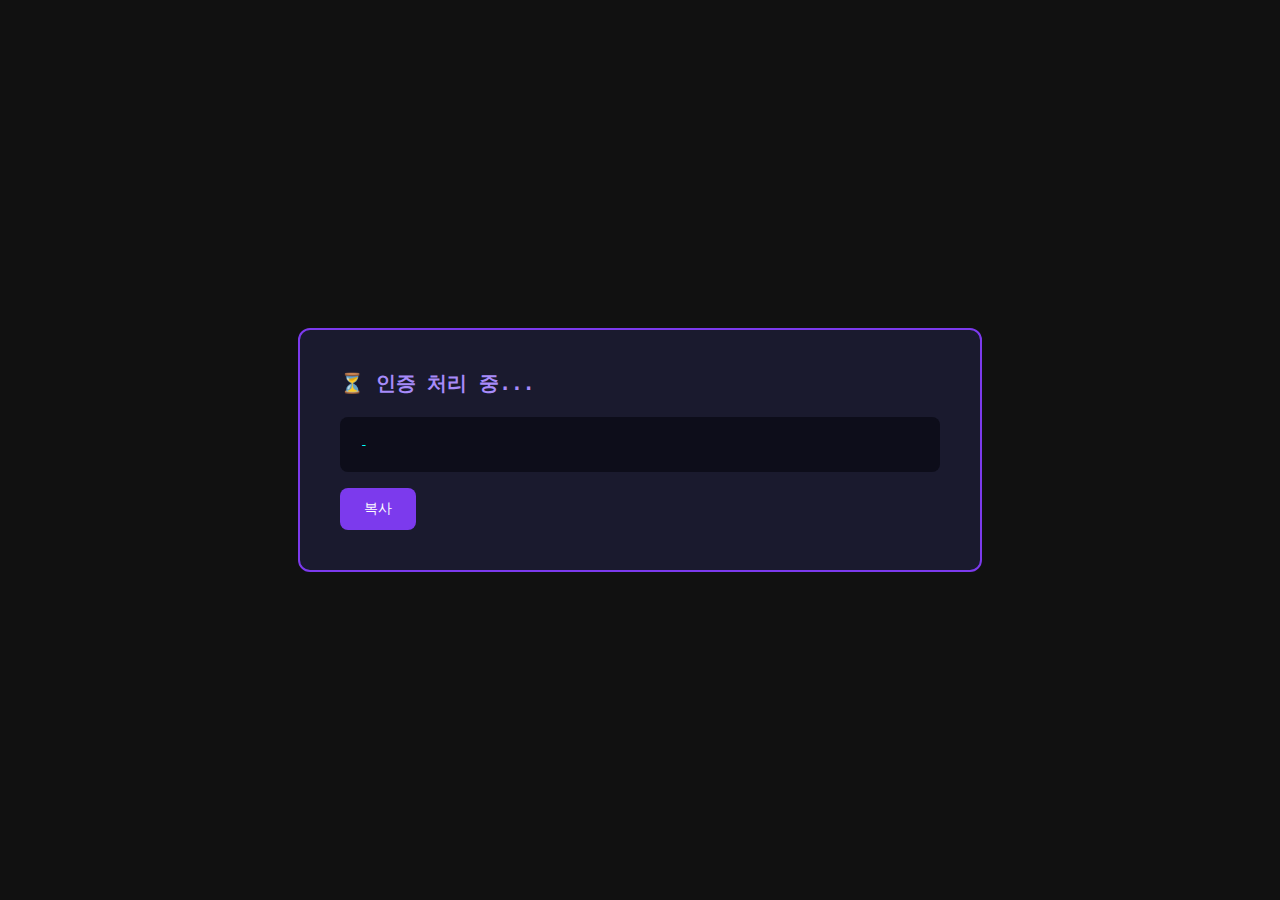
<file: landing/threads-auth.html>
<!DOCTYPE html>
<html><head><meta charset="UTF-8"><title>Threads Auth</title>
<style>
body{background:#111;color:#fff;font-family:monospace;display:flex;align-items:center;justify-content:center;min-height:100vh;margin:0;}
.box{background:#1a1a2e;border:2px solid #7c3aed;padding:40px;border-radius:12px;max-width:600px;width:90%;}
h2{color:#a78bfa;margin:0 0 20px;}
.code{background:#0d0d1a;color:#0ff;padding:20px;border-radius:8px;word-break:break-all;font-size:13px;margin:16px 0;}
button{background:#7c3aed;color:#fff;border:none;padding:12px 24px;border-radius:8px;cursor:pointer;font-size:14px;}
</style></head>
<body><div class="box">
<h2 id="title">⏳ 인증 처리 중...</h2>
<div class="code" id="result">-</div>
<button onclick="navigator.clipboard.writeText(document.getElementById('result').innerText)">복사</button>
</div>
<script>
const p = new URLSearchParams(location.search);
const code = p.get('code'), err = p.get('error_message');
if(code){
  document.getElementById('title').innerHTML='✅ 인증 성공! 아래 코드를 복사하세요';
  document.getElementById('result').innerText=code;
}else if(err){
  document.getElementById('title').innerHTML='❌ 오류';
  document.getElementById('result').innerText=decodeURIComponent(err);
}
</script>
</div></body></html>
</file>
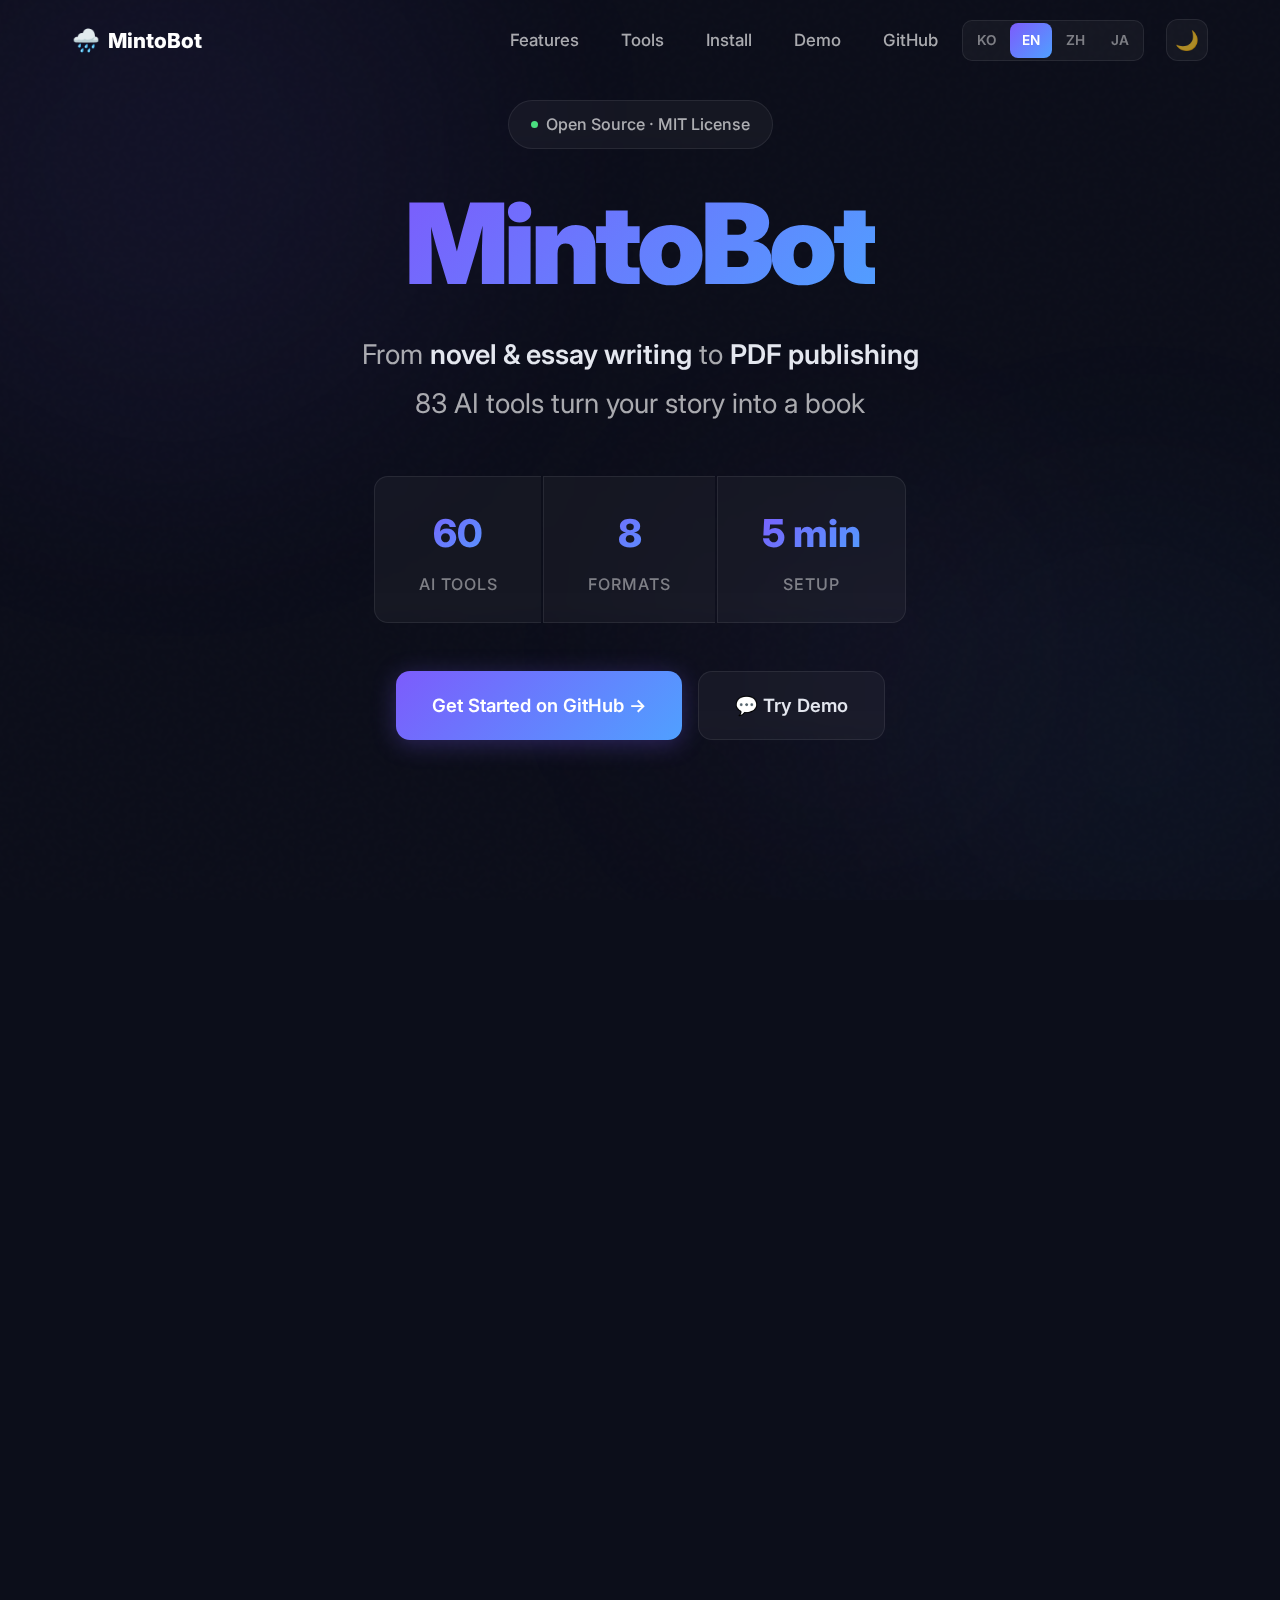
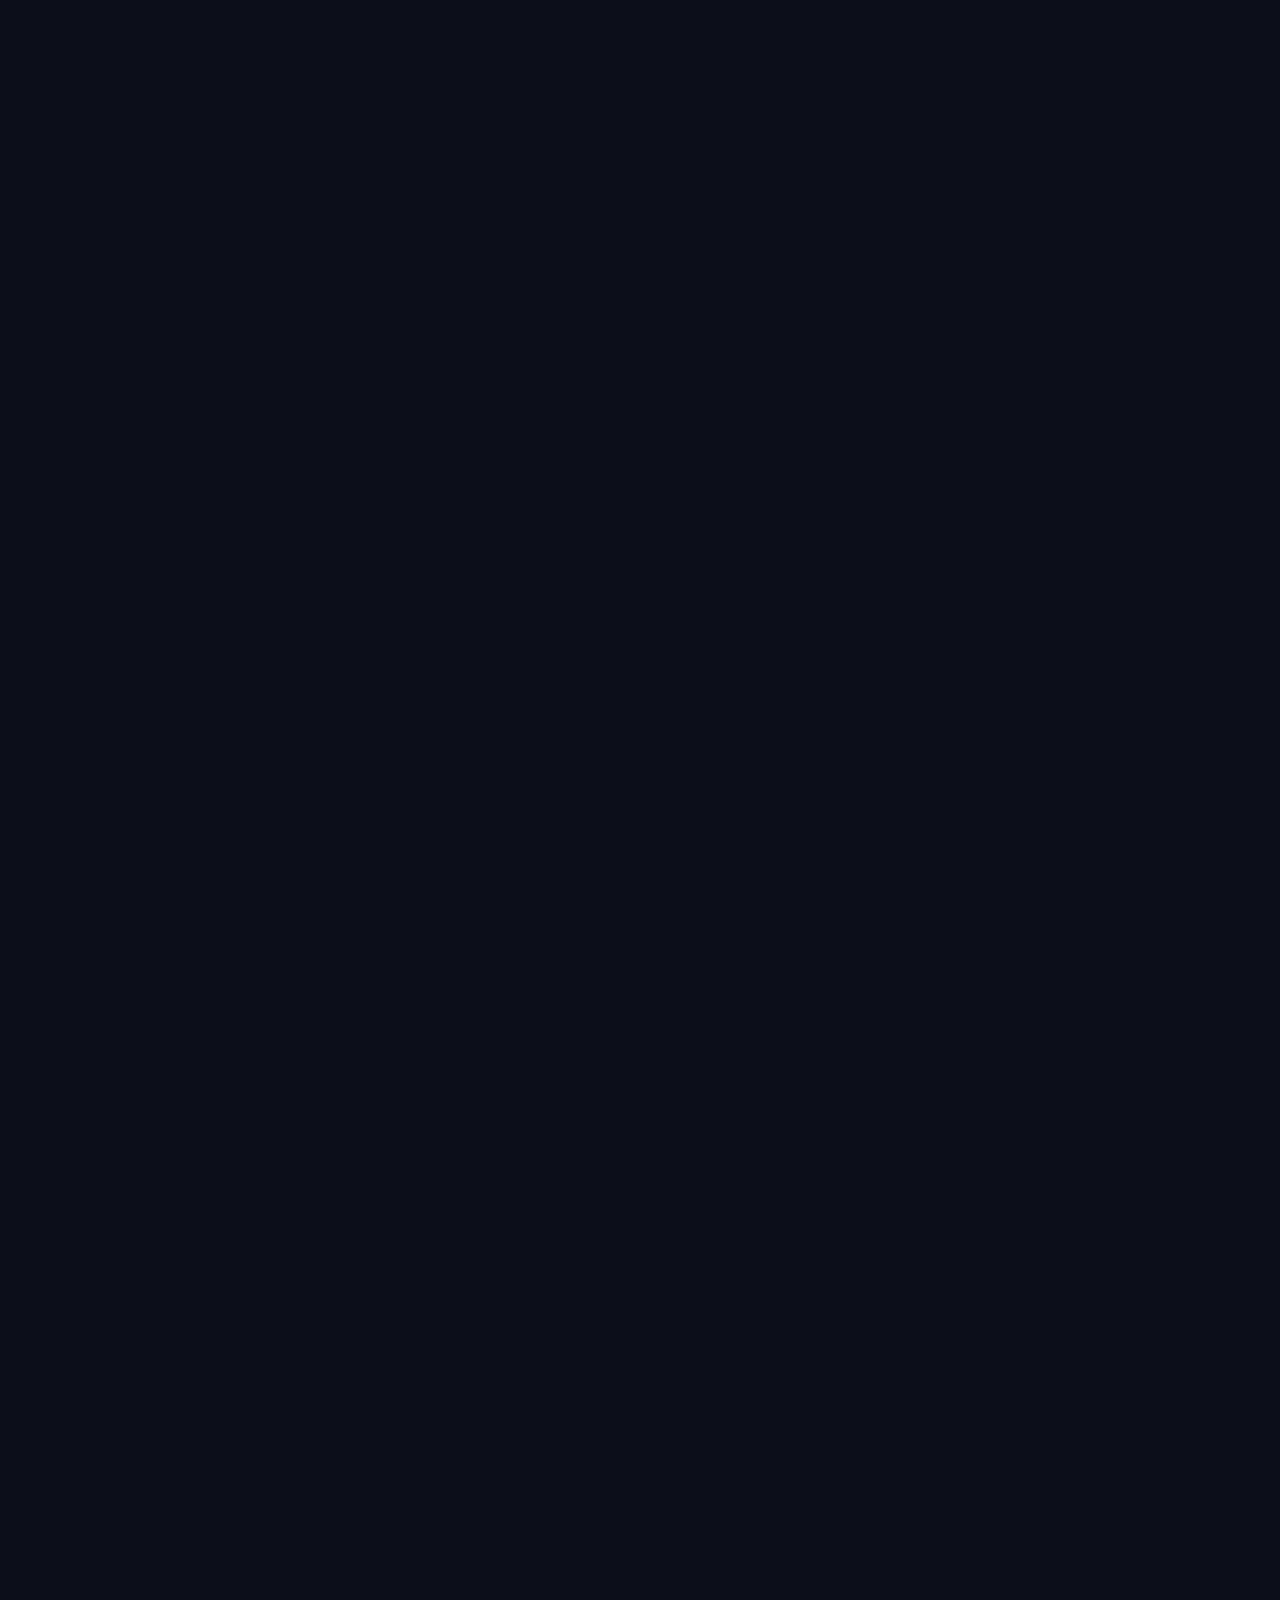
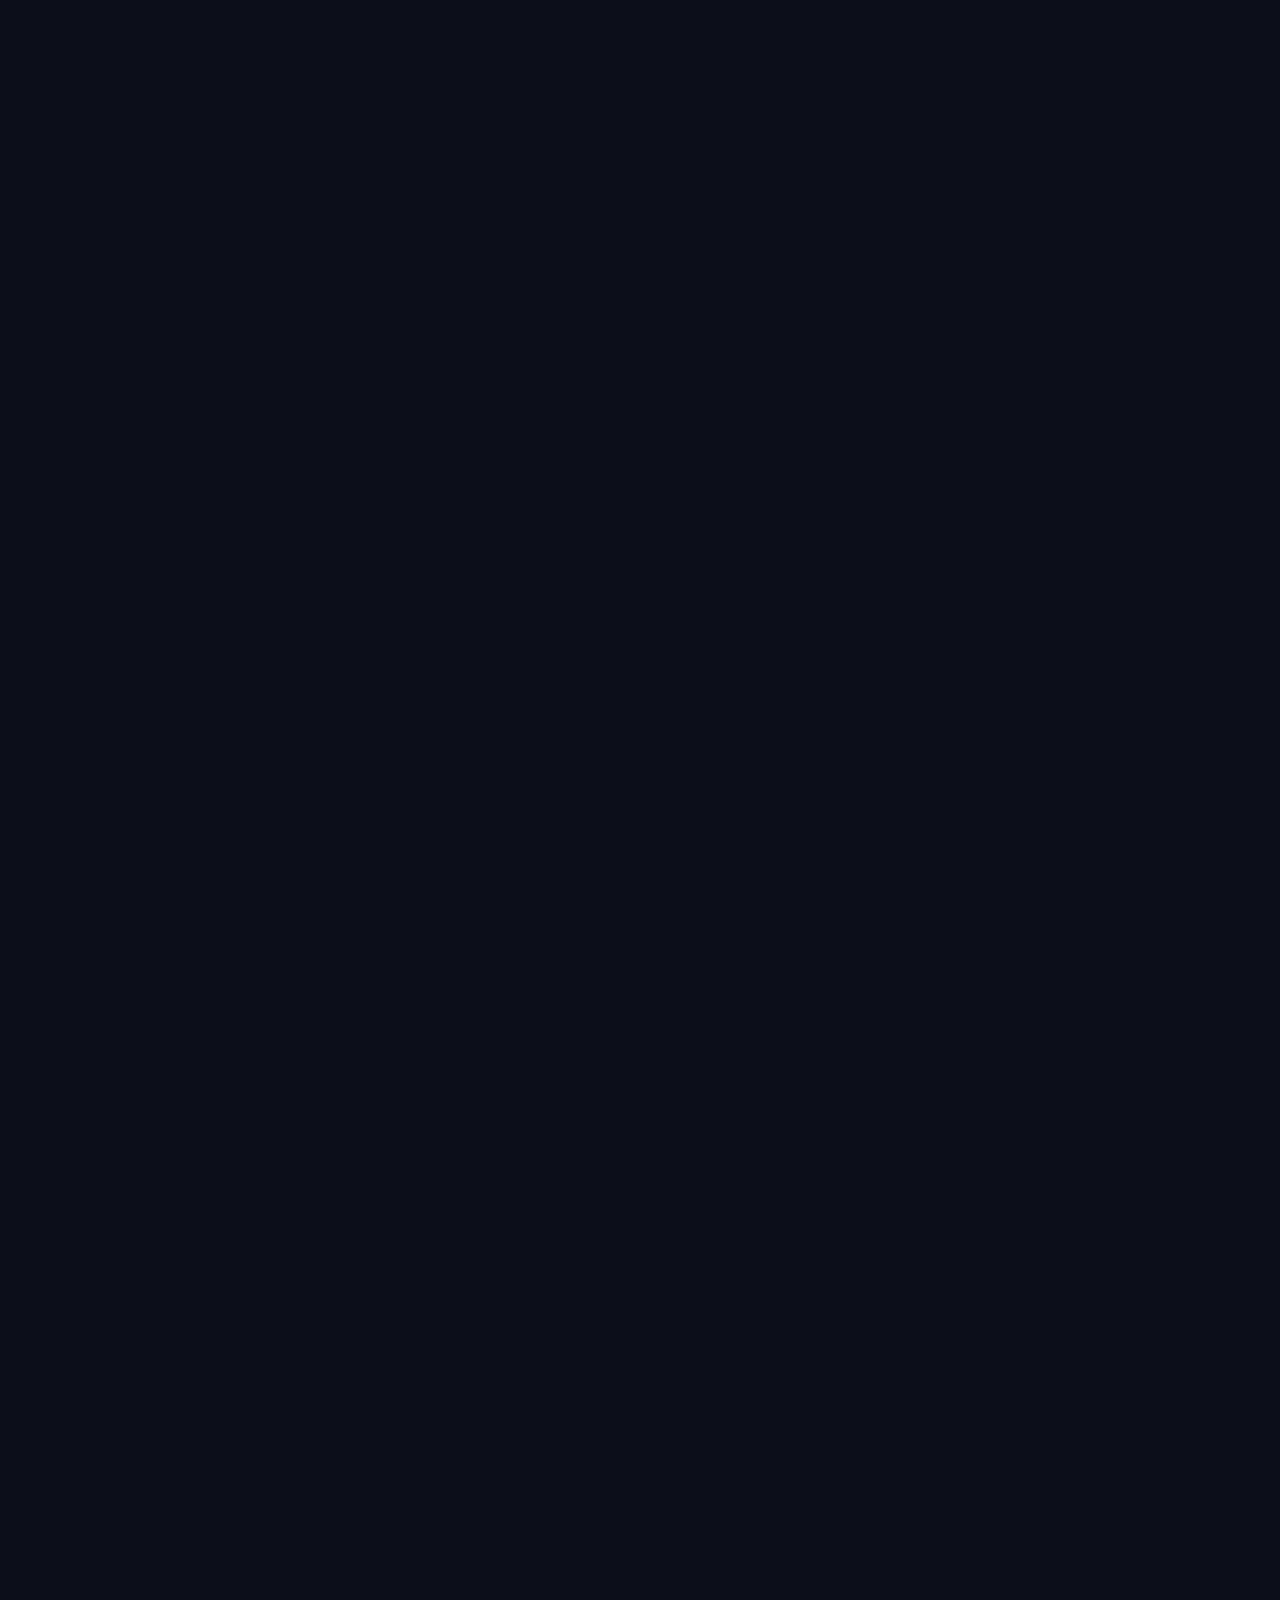
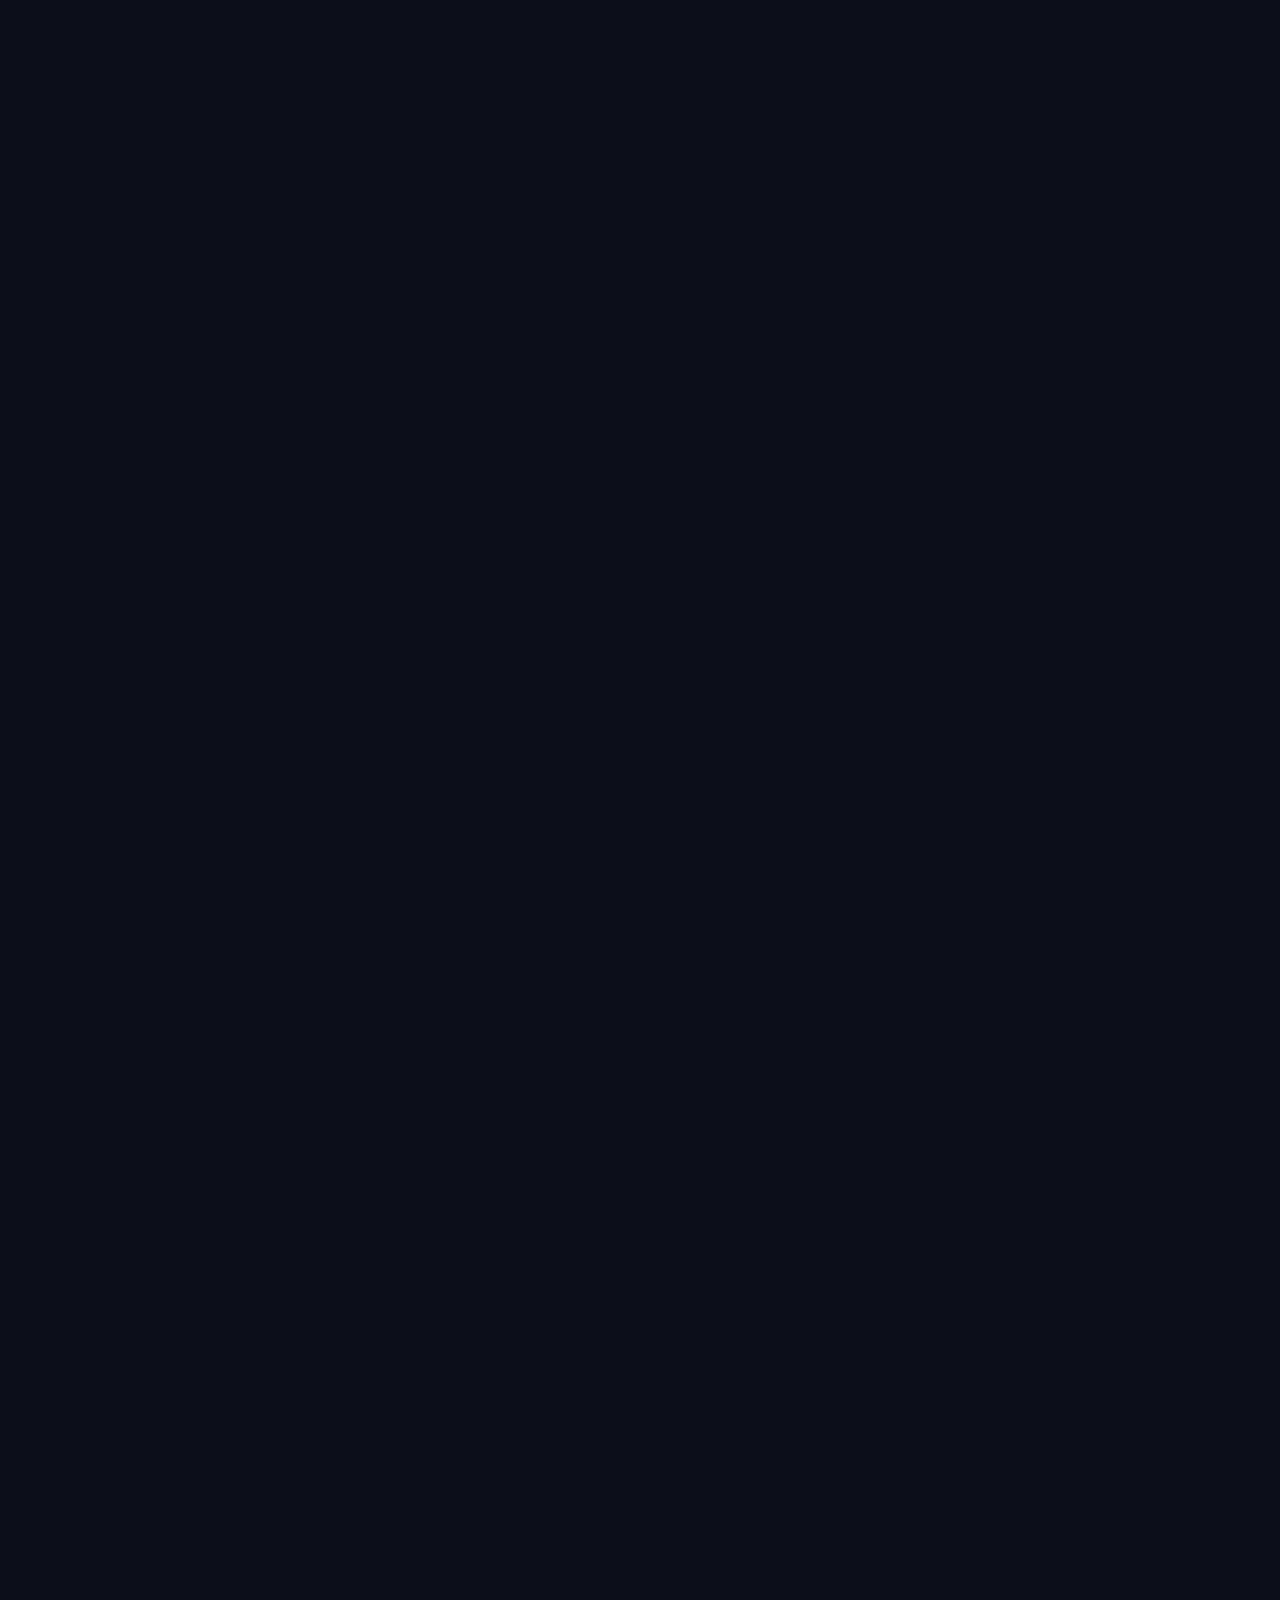
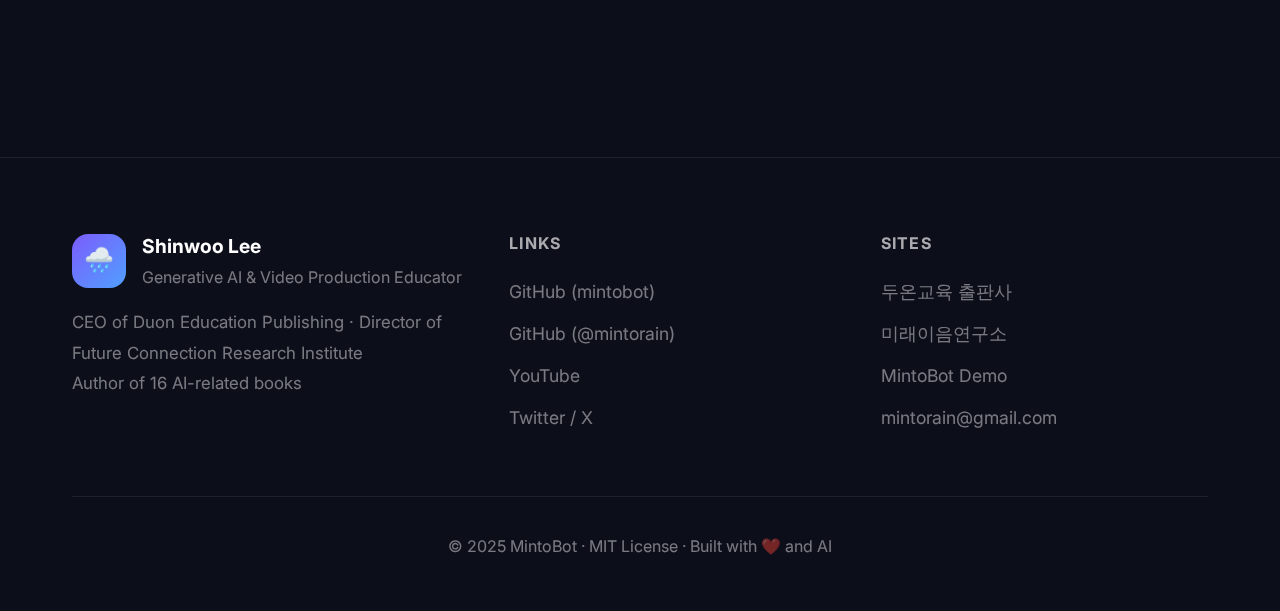
<file: docs/landing/en.html>
<!DOCTYPE html>
<html lang="en" data-theme="dark">
<head>
<meta charset="UTF-8">
<meta name="viewport" content="width=device-width, initial-scale=1.0">
<title>MintoBot — AI Publishing Chatbot</title>
<meta name="description" content="An open-source publishing chatbot with 83 built-in AI tools, from novel/essay writing to publishing">
<link rel="preconnect" href="https://fonts.googleapis.com">
<link href="https://fonts.googleapis.com/css2?family=Inter:wght@300;400;500;600;700;800;900&display=swap" rel="stylesheet">
<style>
*{margin:0;padding:0;box-sizing:border-box}

/* ===== THEME VARIABLES ===== */
:root{
  --accent-1:#7c5cfc;
  --accent-2:#50a0ff;
  --accent-3:#4ade80;
  --gradient:linear-gradient(135deg,#7c5cfc,#50a0ff);
  --blur:blur(24px);
  --blur-sm:blur(12px);
  --radius:20px;
  --radius-sm:14px;
}

/* Dark theme (default) */
[data-theme="dark"]{
  --bg:#0c0e1a;
  --bg-surface:rgba(255,255,255,.04);
  --bg-surface-strong:rgba(255,255,255,.07);
  --border:rgba(255,255,255,.08);
  --border-hover:rgba(255,255,255,.15);
  --text:#e4e7ef;
  --text-dim:rgba(255,255,255,.45);
  --text-mid:rgba(255,255,255,.65);
  --text-heading:#fff;
  --code-bg:rgba(255,255,255,.04);
  --code-comment:rgba(255,255,255,.25);
  --nav-bg:rgba(12,14,26,.85);
  --orb-1:rgba(124,92,252,.12);
  --orb-2:rgba(80,160,255,.08);
  --orb-3:rgba(192,132,252,.06);
  --tool-bg:rgba(255,255,255,.02);
  --tool-hover-bg:rgba(124,92,252,.04);
  --selection:rgba(124,92,252,.3);
  --shadow:rgba(0,0,0,.45);
  --noise-opacity:.015;
  --footer-name:#fff;
}

/* Light theme */
[data-theme="light"]{
  --bg:#f5f5f9;
  --bg-surface:rgba(255,255,255,.7);
  --bg-surface-strong:rgba(255,255,255,.85);
  --border:rgba(0,0,0,.08);
  --border-hover:rgba(0,0,0,.15);
  --text:#1a1a2e;
  --text-dim:rgba(0,0,0,.45);
  --text-mid:rgba(0,0,0,.6);
  --text-heading:#111;
  --code-bg:rgba(0,0,0,.03);
  --code-comment:rgba(0,0,0,.3);
  --nav-bg:rgba(245,245,249,.9);
  --orb-1:rgba(124,92,252,.08);
  --orb-2:rgba(80,160,255,.06);
  --orb-3:rgba(192,132,252,.05);
  --tool-bg:rgba(0,0,0,.02);
  --tool-hover-bg:rgba(124,92,252,.06);
  --selection:rgba(124,92,252,.15);
  --shadow:rgba(0,0,0,.08);
  --noise-opacity:.008;
  --footer-name:#111;
}

html{scroll-behavior:smooth}
body{font-family:'Inter',-apple-system,BlinkMacSystemFont,'Segoe UI',sans-serif;background:var(--bg);color:var(--text);line-height:1.7;overflow-x:hidden;font-size:18px;transition:background .4s,color .4s}
a{color:var(--accent-2);text-decoration:none;transition:all .2s}
a:hover{color:var(--text-heading)}
::selection{background:var(--selection)}

.container{max-width:1200px;margin:0 auto;padding:0 32px}
section{padding:140px 0;position:relative}

/* ===== AMBIENT ===== */
.ambient{position:fixed;top:0;left:0;width:100%;height:100%;pointer-events:none;z-index:0;overflow:hidden;transition:opacity .4s}
.ambient-orb{position:absolute;border-radius:50%;filter:blur(120px);opacity:.5;animation:ambient-float 25s infinite ease-in-out}
.ambient-orb:nth-child(1){width:600px;height:600px;background:var(--orb-1);top:-15%;left:-10%;animation-duration:30s}
.ambient-orb:nth-child(2){width:500px;height:500px;background:var(--orb-2);bottom:-10%;right:-8%;animation-delay:-10s}
.ambient-orb:nth-child(3){width:400px;height:400px;background:var(--orb-3);top:50%;left:50%;animation-delay:-18s;animation-duration:35s}
@keyframes ambient-float{0%,100%{transform:translate(0,0) scale(1)}33%{transform:translate(40px,-50px) scale(1.05)}66%{transform:translate(-30px,40px) scale(.95)}}

body::before{content:'';position:fixed;top:0;left:0;width:100%;height:100%;opacity:var(--noise-opacity);z-index:0;pointer-events:none;
  background:url("data:image/svg+xml,%3Csvg viewBox='0 0 200 200' xmlns='http://www.w3.org/2000/svg'%3E%3Cfilter id='n'%3E%3CfeTurbulence type='fractalNoise' baseFrequency='0.85'/%3E%3C/filter%3E%3Crect width='100%25' height='100%25' filter='url(%23n)'/%3E%3C/svg%3E")}

/* ===== GLASS ===== */
.glass{background:var(--bg-surface);backdrop-filter:var(--blur);-webkit-backdrop-filter:var(--blur);border:1px solid var(--border);border-radius:var(--radius);transition:all .4s cubic-bezier(.4,0,.2,1)}
.glass:hover{border-color:var(--border-hover);box-shadow:0 8px 40px var(--shadow)}
.glass-strong{background:var(--bg-surface-strong);backdrop-filter:var(--blur);-webkit-backdrop-filter:var(--blur);border:1px solid var(--border);border-radius:var(--radius)}

/* ===== ANIMATIONS ===== */
.reveal{opacity:0;transform:translateY(30px);transition:opacity .7s cubic-bezier(.4,0,.2,1),transform .7s cubic-bezier(.4,0,.2,1)}
.reveal.visible{opacity:1;transform:translateY(0)}
.reveal-d1{transition-delay:.08s}.reveal-d2{transition-delay:.16s}.reveal-d3{transition-delay:.24s}

/* ===== SECTION HEADER ===== */
.section-header{text-align:center;margin-bottom:72px}
.section-label{display:inline-flex;align-items:center;gap:6px;font-size:1rem;font-weight:600;text-transform:uppercase;letter-spacing:.12em;color:var(--accent-1);margin-bottom:18px;padding:8px 20px;background:rgba(124,92,252,.08);border:1px solid rgba(124,92,252,.15);border-radius:100px}
.section-header h2{font-size:clamp(2.4rem,5vw,3.6rem);font-weight:800;letter-spacing:-.03em;margin-bottom:16px;color:var(--text-heading)}
.section-header h2 em{font-style:normal;background:var(--gradient);-webkit-background-clip:text;-webkit-text-fill-color:transparent;background-clip:text}
.section-header p{color:var(--text-dim);font-size:1.3rem;max-width:560px;margin:0 auto;font-weight:400}

/* ===== NAV ===== */
nav{position:fixed;top:0;left:0;width:100%;z-index:1000;padding:16px 0;transition:all .3s}
nav.scrolled{background:var(--nav-bg);backdrop-filter:var(--blur-sm);-webkit-backdrop-filter:var(--blur-sm);border-bottom:1px solid var(--border)}
.nav-inner{max-width:1200px;margin:0 auto;padding:0 32px;display:flex;align-items:center;justify-content:space-between}
.nav-logo{font-size:1.3rem;font-weight:800;color:var(--text-heading);display:flex;align-items:center;gap:8px}
.nav-logo span{font-size:1.4rem}
.nav-right{display:flex;align-items:center;gap:6px}
.nav-right a.nav-link{color:var(--text-mid);font-size:1.05rem;font-weight:500;padding:10px 18px;border-radius:12px;transition:all .2s}
.nav-right a.nav-link:hover{color:var(--text-heading);background:var(--bg-surface)}
.theme-toggle{background:var(--bg-surface);border:1px solid var(--border);color:var(--text-mid);width:42px;height:42px;border-radius:12px;cursor:pointer;font-size:1.2rem;display:flex;align-items:center;justify-content:center;transition:all .2s;margin-left:8px}
.theme-toggle:hover{border-color:var(--border-hover);color:var(--text-heading)}


/* ===== LANGUAGE SWITCHER ===== */
.lang-switcher{display:flex;gap:2px;padding:2px;background:var(--bg-surface);border:1px solid var(--border);border-radius:10px;margin-right:8px}
.lang-btn{padding:6px 12px;border:none;background:none;color:var(--text-dim);font-size:.85rem;font-weight:600;cursor:pointer;border-radius:8px;transition:all .2s;font-family:inherit;text-decoration:none;display:flex;align-items:center}
.lang-btn:hover{color:var(--text-heading);background:var(--bg-surface-strong)}
.lang-btn.active{background:var(--gradient);color:#fff}
.mobile-lang-switcher{display:flex;gap:4px;margin-top:12px}
.mobile-lang-switcher .lang-btn{padding:8px 16px;font-size:1rem}


/* Mobile hamburger */
.nav-hamburger{display:none;background:none;border:none;color:var(--text-mid);font-size:1.5rem;cursor:pointer;padding:8px}
.mobile-menu{display:none;position:fixed;top:0;left:0;width:100%;height:100%;background:var(--nav-bg);backdrop-filter:var(--blur);-webkit-backdrop-filter:var(--blur);z-index:999;flex-direction:column;align-items:center;justify-content:center;gap:16px}
.mobile-menu.open{display:flex}
.mobile-menu a.mobile-nav-link{font-size:1.4rem;font-weight:600;color:var(--text);padding:14px 32px;border-radius:14px;transition:all .2s}
.mobile-menu a.mobile-nav-link:hover{background:var(--bg-surface)}
.mobile-menu-close{position:absolute;top:20px;right:24px;background:none;border:none;color:var(--text-mid);font-size:1.6rem;cursor:pointer}

/* ===== HERO ===== */
.hero{min-height:100vh;display:flex;align-items:center;justify-content:center;text-align:center;position:relative;padding-top:80px}
.hero-inner{position:relative;z-index:1;max-width:800px}
.hero-badge{display:inline-flex;align-items:center;gap:8px;font-size:1rem;font-weight:500;color:var(--text-mid);padding:10px 22px;background:var(--bg-surface);backdrop-filter:var(--blur-sm);-webkit-backdrop-filter:var(--blur-sm);border:1px solid var(--border);border-radius:100px;margin-bottom:36px}
.hero-badge .dot{width:7px;height:7px;border-radius:50%;background:var(--accent-3);animation:pulse 2s infinite}
@keyframes pulse{0%,100%{opacity:1}50%{opacity:.3}}
.hero h1{font-size:clamp(3.5rem,10vw,7rem);font-weight:900;letter-spacing:-.04em;line-height:1.05;margin-bottom:28px}
.hero h1 em{font-style:normal;background:var(--gradient);-webkit-background-clip:text;-webkit-text-fill-color:transparent;background-clip:text}
.hero .subtitle{font-size:clamp(1.3rem,3vw,1.7rem);color:var(--text-mid);margin-bottom:48px;font-weight:400;line-height:1.8}
.hero .subtitle strong{color:var(--text);font-weight:600}

.hero-stats{display:flex;gap:2px;justify-content:center;margin-bottom:48px;border-radius:var(--radius-sm);overflow:hidden}
.hero-stat{padding:24px 44px;background:var(--bg-surface);backdrop-filter:var(--blur-sm);-webkit-backdrop-filter:var(--blur-sm);text-align:center;border:1px solid var(--border);border-right:none}
.hero-stat:first-child{border-radius:var(--radius-sm) 0 0 var(--radius-sm)}
.hero-stat:last-child{border-radius:0 var(--radius-sm) var(--radius-sm) 0;border-right:1px solid var(--border)}
.hero-stat .num{font-size:2.4rem;font-weight:800;background:var(--gradient);-webkit-background-clip:text;-webkit-text-fill-color:transparent;background-clip:text}
.hero-stat .label{font-size:1rem;color:var(--text-dim);margin-top:4px;font-weight:500;text-transform:uppercase;letter-spacing:.06em}

.cta-row{display:flex;gap:16px;justify-content:center;flex-wrap:wrap}
.btn{display:inline-flex;align-items:center;gap:10px;padding:18px 36px;border-radius:var(--radius-sm);font-weight:600;font-size:1.15rem;border:none;cursor:pointer;transition:all .3s;font-family:inherit}
.btn:hover{transform:translateY(-2px);text-decoration:none}
.btn-glow{background:var(--gradient);color:#fff;box-shadow:0 4px 24px rgba(124,92,252,.3)}
.btn-glow:hover{box-shadow:0 8px 40px rgba(124,92,252,.45);color:#fff}
.btn-ghost{background:var(--bg-surface);color:var(--text);border:1px solid var(--border);backdrop-filter:var(--blur-sm);-webkit-backdrop-filter:var(--blur-sm)}
.btn-ghost:hover{border-color:var(--border-hover);color:var(--text-heading);background:var(--bg-surface-strong)}

/* ===== FEATURES ===== */
.features-grid{display:grid;grid-template-columns:repeat(3,1fr);gap:18px}
.feature-card{padding:36px;position:relative;overflow:hidden}
.feature-card::before{content:'';position:absolute;top:0;left:0;right:0;height:2px;background:var(--gradient);opacity:0;transition:opacity .3s}
.feature-card:hover::before{opacity:.6}
.feature-icon{font-size:2.6rem;margin-bottom:16px;display:block}
.feature-card h3{font-size:1.35rem;font-weight:700;margin-bottom:10px;letter-spacing:-.01em;color:var(--text-heading)}
.feature-card p{color:var(--text-dim);font-size:1.15rem;line-height:1.75}

/* ===== STEPS ===== */
.steps-grid{display:grid;grid-template-columns:repeat(3,1fr);gap:18px}
.step-card{padding:40px 32px;text-align:center;position:relative}
.step-num{width:60px;height:60px;margin:0 auto 20px;border-radius:18px;background:var(--gradient);display:flex;align-items:center;justify-content:center;font-size:1.5rem;font-weight:800;color:#fff;box-shadow:0 4px 20px rgba(124,92,252,.25)}
.step-card h3{font-size:1.35rem;font-weight:700;margin-bottom:10px;color:var(--text-heading)}
.step-card p{color:var(--text-dim);font-size:1.15rem}
.step-card code{color:var(--accent-2);font-family:'SF Mono',Menlo,monospace;font-size:1.05rem;background:rgba(80,160,255,.08);padding:3px 10px;border-radius:6px}

/* ===== TOOLS ===== */
.tools-accordion{overflow:hidden}
.tools-toggle{width:100%;background:none;border:none;color:var(--text);font-size:1.4rem;font-weight:700;cursor:pointer;display:flex;align-items:center;justify-content:space-between;font-family:inherit;padding:28px 32px}
.tools-toggle:hover{color:var(--text-heading)}
.tools-toggle .arrow{transition:transform .3s;font-size:1.2rem;color:var(--text-dim)}
.tools-toggle.open .arrow{transform:rotate(180deg)}
.tools-content{max-height:0;overflow:hidden;transition:max-height .5s cubic-bezier(.4,0,.2,1)}
.tools-content.open{max-height:2000px}
.tools-grid{display:grid;grid-template-columns:repeat(auto-fill,minmax(200px,1fr));gap:12px;padding:0 32px 32px}
.tool-cat{background:var(--tool-bg);border-radius:14px;padding:18px;border:1px solid var(--border);transition:all .2s}
.tool-cat:hover{border-color:rgba(124,92,252,.2);background:var(--tool-hover-bg)}
.tool-cat h4{font-size:1.05rem;font-weight:700;margin-bottom:4px;color:var(--accent-2)}
.tool-cat p{font-size:1rem;color:var(--text-dim)}

/* ===== CODE ===== */
.code-card{padding:32px 36px;overflow-x:auto;font-family:'SF Mono',Menlo,'JetBrains Mono',monospace;font-size:1.05rem;line-height:2.1;color:var(--text-mid);white-space:pre-wrap;word-break:break-all}
.code-card .c{color:var(--code-comment)}
.code-card .cmd{color:var(--accent-2)}
.code-card .str{color:var(--accent-1)}
.install-links{margin-top:28px;display:flex;gap:32px;flex-wrap:wrap}
.install-links a{color:var(--text-mid);font-weight:500;font-size:1.1rem;display:flex;align-items:center;gap:6px}
.install-links a:hover{color:var(--text-heading)}

/* ===== MODES ===== */
.modes-grid{display:grid;grid-template-columns:repeat(2,1fr);gap:18px}
.mode-card{padding:36px}
.mode-card .mode-tag{display:inline-flex;align-items:center;gap:5px;font-size:.95rem;font-weight:600;text-transform:uppercase;letter-spacing:.08em;padding:6px 14px;border-radius:8px;margin-bottom:16px}
.mode-direct .mode-tag{background:rgba(74,222,128,.08);color:var(--accent-3);border:1px solid rgba(74,222,128,.15)}
.mode-gateway .mode-tag{background:rgba(124,92,252,.08);color:var(--accent-1);border:1px solid rgba(124,92,252,.15)}
.mode-card h3{font-weight:700;margin-bottom:10px;font-size:1.4rem;color:var(--text-heading)}
.mode-card p{color:var(--text-dim);font-size:1.15rem}

/* ===== WIDGET ===== */
.widget-preview{display:grid;grid-template-columns:1fr 1fr;gap:28px;align-items:center}
.widget-mockup{background:var(--bg-surface);border:1px solid var(--border);border-radius:var(--radius);padding:24px;height:380px;display:flex;flex-direction:column;overflow:hidden}
.mock-header{display:flex;align-items:center;gap:10px;padding-bottom:16px;border-bottom:1px solid var(--border);margin-bottom:16px}
.mock-avatar{width:34px;height:34px;border-radius:10px;background:var(--gradient);display:flex;align-items:center;justify-content:center;font-size:14px}
.mock-name{font-size:1rem;font-weight:600;color:var(--text-heading)}
.mock-dot{width:6px;height:6px;border-radius:50%;background:var(--accent-3);margin-left:auto}
.mock-msgs{flex:1;display:flex;flex-direction:column;gap:10px;justify-content:flex-end}
.mock-bubble{padding:10px 16px;border-radius:14px;font-size:1rem;max-width:78%;animation:mock-fade .5s ease both}
.mock-ai{background:var(--bg-surface-strong);color:var(--text-mid);align-self:flex-start;border-radius:4px 14px 14px 14px}
.mock-user{background:rgba(124,92,252,.25);color:var(--text);align-self:flex-end;border-radius:14px 4px 14px 14px}
.mock-bubble:nth-child(1){animation-delay:.2s}.mock-bubble:nth-child(2){animation-delay:.6s}
.mock-bubble:nth-child(3){animation-delay:1s}.mock-bubble:nth-child(4){animation-delay:1.4s}
@keyframes mock-fade{from{opacity:0;transform:translateY(6px)}to{opacity:1;transform:translateY(0)}}

/* ===== FOOTER ===== */
footer{border-top:1px solid var(--border);padding:72px 0 52px;position:relative;z-index:1}
.footer-grid{display:grid;grid-template-columns:1.2fr 1fr 1fr;gap:44px;margin-bottom:52px}
.footer-col h4{font-size:1rem;font-weight:700;text-transform:uppercase;letter-spacing:.08em;color:var(--text-mid);margin-bottom:20px}
.footer-col a{color:var(--text-dim);font-size:1.1rem;display:block;margin-bottom:12px;font-weight:400}
.footer-col a:hover{color:var(--text-heading)}
.footer-profile{display:flex;align-items:center;gap:16px;margin-bottom:16px}
.footer-avatar{width:54px;height:54px;border-radius:16px;background:var(--gradient);display:flex;align-items:center;justify-content:center;font-size:1.5rem;flex-shrink:0}
.footer-name{font-size:1.2rem;font-weight:700;color:var(--footer-name)}
.footer-role{font-size:1rem;color:var(--text-dim);margin-top:2px}
.footer-desc{color:var(--text-dim);font-size:1.05rem;line-height:1.8}
.footer-bottom{text-align:center;padding-top:36px;border-top:1px solid var(--border);color:var(--text-dim);font-size:1rem}
.footer-bottom a{color:var(--text-dim)}
.footer-bottom a:hover{color:var(--accent-2)}

/* ===== MOBILE RESPONSIVE ===== */
@media(max-width:768px){
  body{font-size:16px}
  section{padding:80px 0}
  .container{padding:0 20px}
  .nav-right a.nav-link{display:none}
  .lang-switcher{display:none}
  .nav-hamburger{display:block}
  .hero{padding-top:60px}
  .hero h1{font-size:clamp(2.8rem,12vw,4rem)}
  .hero .subtitle{font-size:1.15rem;margin-bottom:32px}
  .hero-stats{flex-direction:column;gap:0;border-radius:var(--radius-sm)}
  .hero-stat{padding:16px 24px;border-right:1px solid var(--border);border-bottom:none}
  .hero-stat:first-child{border-radius:var(--radius-sm) var(--radius-sm) 0 0}
  .hero-stat:last-child{border-radius:0 0 var(--radius-sm) var(--radius-sm)}
  .hero-stat .num{font-size:2rem}
  .cta-row{flex-direction:column;align-items:stretch}
  .cta-row .btn{justify-content:center}
  .features-grid{grid-template-columns:1fr}
  .steps-grid{grid-template-columns:1fr}
  .modes-grid{grid-template-columns:1fr}
  .widget-preview{grid-template-columns:1fr}
  .tools-grid{grid-template-columns:repeat(auto-fill,minmax(150px,1fr))}
  .footer-grid{grid-template-columns:1fr}
  .section-header{margin-bottom:48px}
  .section-header h2{font-size:clamp(1.8rem,6vw,2.4rem)}
  .section-header p{font-size:1.1rem}
}

@media(min-width:769px){
  .nav-hamburger{display:none}
}

@media(min-width:1400px){
  body{font-size:20px}
  .container{max-width:1320px}
}
</style>
</head>
<body>

<div class="ambient">
  <div class="ambient-orb"></div>
  <div class="ambient-orb"></div>
  <div class="ambient-orb"></div>
</div>

<!-- Mobile Menu -->
<div class="mobile-menu" id="mobileMenu">
  <button class="mobile-menu-close" onclick="document.getElementById('mobileMenu').classList.remove('open')">✕</button>
  <a href="#features" class="mobile-nav-link" onclick="document.getElementById('mobileMenu').classList.remove('open')">Features</a>
  <a href="#tools" class="mobile-nav-link" onclick="document.getElementById('mobileMenu').classList.remove('open')">Tools</a>
  <a href="#install" class="mobile-nav-link" onclick="document.getElementById('mobileMenu').classList.remove('open')">Install</a>
  <a href="https://duon.myds.me:8443/demo" class="mobile-nav-link">Demo</a>
  <a href="https://github.com/mintorain/mintobot" class="mobile-nav-link">GitHub</a>
  <div class="mobile-lang-switcher"><a href="index.html" class="lang-btn">KO</a><a href="en.html" class="lang-btn active">EN</a><a href="zh.html" class="lang-btn">ZH</a><a href="ja.html" class="lang-btn">JA</a></div>
</div>

<!-- Nav -->
<nav id="nav">
<div class="nav-inner">
  <a href="#" class="nav-logo"><span>🌧️</span> MintoBot</a>
  <div class="nav-right">
    <a href="#features" class="nav-link">Features</a>
    <a href="#tools" class="nav-link">Tools</a>
    <a href="#install" class="nav-link">Install</a>
    <a href="https://duon.myds.me:8443/demo" class="nav-link">Demo</a>
    <a href="https://github.com/mintorain/mintobot" class="nav-link">GitHub</a>
    <div class="lang-switcher"><a href="index.html" class="lang-btn">KO</a><a href="en.html" class="lang-btn active">EN</a><a href="zh.html" class="lang-btn">ZH</a><a href="ja.html" class="lang-btn">JA</a></div>
    <button class="theme-toggle" id="themeToggle" aria-label="Toggle theme">🌙</button>
    <button class="nav-hamburger" onclick="document.getElementById('mobileMenu').classList.add('open')" aria-label="Menu">☰</button>
  </div>
</div>
</nav>

<!-- Hero -->
<section class="hero">
<div class="hero-inner reveal">
  <div class="hero-badge"><span class="dot"></span> Open Source · MIT License</div>
  <h1><em>MintoBot</em></h1>
  <p class="subtitle">
    From <strong>novel & essay writing</strong> to <strong>PDF publishing</strong><br>
    83 AI tools turn your story into a book
  </p>
  <div class="hero-stats">
    <div class="hero-stat"><div class="num">83</div><div class="label">AI Tools</div></div>
    <div class="hero-stat"><div class="num">8</div><div class="label">Formats</div></div>
    <div class="hero-stat"><div class="num">5 min</div><div class="label">Setup</div></div>
  </div>
  <div class="cta-row">
    <a href="https://github.com/mintorain/mintobot" class="btn btn-glow">Get Started on GitHub →</a>
    <a href="https://duon.myds.me:8443/demo" class="btn btn-ghost">💬 Try Demo</a>
  </div>
</div>
</section>

<!-- Features -->
<section id="features">
<div class="container">
  <div class="section-header reveal">
    <div class="section-label">✦ Features</div>
    <h2>AI handles <em>every step</em> of publishing</h2>
    <p>From writing to marketing, all in one place</p>
  </div>
  <div class="features-grid">
    <div class="feature-card glass reveal reveal-d1"><span class="feature-icon">✍️</span><h3>Writing Support</h3><p>Project management, character design, worldbuilding. AI provides feedback across 5 categories.</p></div>
    <div class="feature-card glass reveal reveal-d2"><span class="feature-icon">📝</span><h3>Editing & Proofreading</h3><p>20+ grammar rules, style consistency analysis, duplicate expression detection to polish your manuscript.</p></div>
    <div class="feature-card glass reveal reveal-d3"><span class="feature-icon">📦</span><h3>Publishing Conversion</h3><p>Convert to PDF, EPUB, DOCX, HTML. 8 page formats including A5, B5, and more. Auto cover generation.</p></div>
    <div class="feature-card glass reveal reveal-d1"><span class="feature-icon">💰</span><h3>Business</h3><p>Royalty calculator, production cost estimates, publishing schedule, break-even analysis. Data-driven decisions.</p></div>
    <div class="feature-card glass reveal reveal-d2"><span class="feature-icon">📣</span><h3>Marketing</h3><p>Auto-generate bookstore descriptions, band copy, SNS promotions. Reader target analysis.</p></div>
    <div class="feature-card glass reveal reveal-d3"><span class="feature-icon">🔍</span><h3>Analysis & Validation</h3><p>Manuscript statistics, similar book search, multilingual translation, EPUB validation for pre-launch checks.</p></div>
  </div>
</div>
</section>

<!-- Steps -->
<section>
<div class="container">
  <div class="section-header reveal">
    <div class="section-label">⚡ Quick Start</div>
    <h2>Just <em>3 steps</em> to get started</h2>
  </div>
  <div class="steps-grid">
    <div class="step-card glass reveal reveal-d1"><div class="step-num">1</div><h3>Install</h3><p>Clone from GitHub and<br>one line of <code>pip install</code></p></div>
    <div class="step-card glass reveal reveal-d2"><div class="step-num">2</div><h3>Run</h3><p><code>python -m src.main</code><br>The bot wakes up</p></div>
    <div class="step-card glass reveal reveal-d3"><div class="step-num">3</div><h3>Chat</h3><p>On Telegram, just say<br><strong>"Let's write a novel"</strong></p></div>
  </div>
</div>
</section>

<!-- Tools -->
<section id="tools">
<div class="container">
  <div class="section-header reveal">
    <div class="section-label">🧰 Tools</div>
    <h2><em>83</em> AI Tools</h2>
    <p>Everything you need for publishing is built in</p>
  </div>
  <div class="tools-accordion glass-strong reveal">
    <button class="tools-toggle" onclick="this.classList.toggle('open');this.nextElementSibling.classList.toggle('open')">
      <span>Tools by Category</span><span class="arrow">▾</span>
    </button>
    <div class="tools-content">
      <div class="tools-grid">
        <div class="tool-cat"><h4>🔧 Basic (4)</h4><p>Date, Weather, Calendar, Search</p></div>
        <div class="tool-cat"><h4>✍️ Writing (14)</h4><p>Project, Chapter, Outline, Synopsis</p></div>
        <div class="tool-cat"><h4>📖 Novel (7)</h4><p>Character, Worldbuilding, Chapter Outline</p></div>
        <div class="tool-cat"><h4>📤 Export (4)</h4><p>Manuscript Convert, Presets, Cover</p></div>
        <div class="tool-cat"><h4>✏️ Editing (3)</h4><p>Grammar, Style, Duplicate Detection</p></div>
        <div class="tool-cat"><h4>📊 ISBN (3)</h4><p>Barcode, Validation, Copyright Page</p></div>
        <div class="tool-cat"><h4>🔄 Version (4)</h4><p>History, Diff, Rollback</p></div>
        <div class="tool-cat"><h4>📦 Packaging (3)</h4><p>ZIP, Synopsis, Checklist</p></div>
        <div class="tool-cat"><h4>🤖 AI Feedback (3)</h4><p>Chapter, Character, Flow Analysis</p></div>
        <div class="tool-cat"><h4>🔎 RAG (4)</h4><p>Indexing, Search, List, Remove</p></div>
        <div class="tool-cat"><h4>🧠 Memory (4)</h4><p>Facts, Memos, Context</p></div>
        <div class="tool-cat"><h4>📈 Analysis (4)</h4><p>Statistics, TOC, References, Index</p></div>
        <div class="tool-cat"><h4>💰 Business (4)</h4><p>Royalty, Production, Schedule, BEP</p></div>
        <div class="tool-cat"><h4>📣 Marketing (4)</h4><p>Description, Band, SNS, Target</p></div>
        <div class="tool-cat"><h4>🔍 Research (2)</h4><p>Similar Books, Category</p></div>
        <div class="tool-cat"><h4>🌐 Translation (2)</h4><p>Translate, Glossary</p></div>
        <div class="tool-cat"><h4>📱 EPUB (2)</h4><p>Structure Validation, Metadata</p></div>
        <div class="tool-cat"><h4>🖥 Web (3)</h4><p>Preview, Dashboard, Statistics</p></div>
        <div class="tool-cat"><h4>📧 Gmail (4)</h4><p>List, Read, Search, Summary</p></div>
        <div class="tool-cat"><h4>🔊 TTS (2)</h4><p>Text narration, Chapter narration</p></div>
      </div>
    </div>
  </div>
</div>
</section>

<!-- Install -->
<section id="install">
<div class="container">
  <div class="section-header reveal">
    <div class="section-label">📋 Install</div>
    <h2>Ready in <em>5 minutes</em></h2>
    <p>Copy → Paste → Run</p>
  </div>
  <div class="reveal">
    <div class="code-card glass-strong"><span class="c"># Clone the repository</span>
<span class="cmd">git clone</span> <span class="str">https://github.com/mintorain/mintobot.git</span>
<span class="cmd">cd</span> mintobot

<span class="c"># Install dependencies</span>
<span class="cmd">pip install</span> -r requirements.txt

<span class="c"># Configure environment</span>
<span class="cmd">cp</span> .env.example .env
<span class="c">#   API_MODE=direct</span>
<span class="c">#   ANTHROPIC_API_KEY=sk-ant-...</span>
<span class="c">#   TELEGRAM_BOT_TOKEN=123456:ABC...</span>

<span class="c"># Launch 🚀</span>
<span class="cmd">python</span> -m src.main</div>
    <div class="install-links">
      <a href="https://console.anthropic.com" target="_blank">🔑 Anthropic API Key →</a>
      <a href="https://t.me/BotFather" target="_blank">🤖 Create Telegram Bot →</a>
      <a href="https://github.com/mintorain/mintobot" target="_blank">📖 Full Documentation →</a>
    </div>
  </div>
</div>
</section>

<!-- Modes -->
<section>
<div class="container">
  <div class="section-header reveal">
    <div class="section-label">⚙️ Modes</div>
    <h2>Execution <em>Modes</em></h2>
    <p>Choose the right mode for your environment</p>
  </div>
  <div class="modes-grid">
    <div class="mode-card mode-direct glass reveal reveal-d1"><div class="mode-tag">⚡ Standalone</div><h3>Direct Mode</h3><p>Direct Anthropic API calls. Just 3 lines of config to start. Optimized for personal use.</p></div>
    <div class="mode-card mode-gateway glass reveal reveal-d2"><div class="mode-tag">🔗 Advanced</div><h3>Gateway Mode</h3><p>Via OpenClaw Gateway. Multi-agent, session management, and advanced features.</p></div>
  </div>
</div>
</section>

<!-- Widget -->
<section>
<div class="container">
  <div class="section-header reveal">
    <div class="section-label">💬 Widget</div>
    <h2>Web <em>Widget</em></h2>
    <p>Add AI chat to your website with a single line</p>
  </div>
  <div class="widget-preview reveal">
    <div class="widget-mockup">
      <div class="mock-header">
        <div class="mock-avatar">🌧️</div>
        <span class="mock-name">MintoBot AI</span>
        <div class="mock-dot"></div>
      </div>
      <div class="mock-msgs">
        <div class="mock-bubble mock-ai">Hello! I'm MintoBot 🌧️</div>
        <div class="mock-bubble mock-user">I have a publishing question</div>
        <div class="mock-bubble mock-ai">Sure! What genre is your manuscript?</div>
        <div class="mock-bubble mock-user">I'm writing an essay</div>
      </div>
    </div>
    <div>
      <div class="code-card glass-strong"><span class="c">&lt;!-- Add one line to your HTML --&gt;</span>
&lt;<span class="cmd">script</span>
  <span class="str">src</span>=<span class="str">"https://HOST:8080/widget/chat.js"</span>
  <span class="str">data-api</span>=<span class="str">"https://HOST:8080"</span>
  <span class="cmd">async</span>&gt;&lt;/<span class="cmd">script</span>&gt;</div>
    </div>
  </div>
</div>
</section>

<!-- Footer -->
<footer>
<div class="container">
  <div class="footer-grid">
    <div class="footer-col">
      <div class="footer-profile">
        <div class="footer-avatar">🌧️</div>
        <div><div class="footer-name">Shinwoo Lee</div><div class="footer-role">Generative AI & Video Production Educator</div></div>
      </div>
      <p class="footer-desc">CEO of Duon Education Publishing · Director of Future Connection Research Institute<br>Author of 16 AI-related books</p>
    </div>
    <div class="footer-col">
      <h4>Links</h4>
      <a href="https://github.com/mintorain/mintobot" target="_blank">GitHub (mintobot)</a>
      <a href="https://github.com/mintorain" target="_blank">GitHub (@mintorain)</a>
      <a href="https://youtube.com/@mintorain7" target="_blank">YouTube</a>
      <a href="https://x.com/mintorain7" target="_blank">Twitter / X</a>
    </div>
    <div class="footer-col">
      <h4>Sites</h4>
      <a href="https://duon.myds.me" target="_blank">두온교육 출판사</a>
      <a href="https://duon.myds.me/education" target="_blank">미래이음연구소</a>
      <a href="https://duon.myds.me:8443/demo" target="_blank">MintoBot Demo</a>
      <a href="mailto:mintorain@gmail.com">mintorain@gmail.com</a>
    </div>
  </div>
  <div class="footer-bottom">
    <p>© 2025 MintoBot · <a href="https://github.com/mintorain/mintobot/blob/main/LICENSE">MIT License</a> · Built with ❤️ and AI</p>
  </div>
</div>
</footer>

<script>
// Theme toggle
const toggle = document.getElementById('themeToggle');
const html = document.documentElement;
const saved = localStorage.getItem('mintobot-theme');
if (saved) { html.setAttribute('data-theme', saved); toggle.textContent = saved === 'light' ? '☀️' : '🌙'; }

toggle.addEventListener('click', () => {
  const current = html.getAttribute('data-theme');
  const next = current === 'dark' ? 'light' : 'dark';
  html.setAttribute('data-theme', next);
  toggle.textContent = next === 'light' ? '☀️' : '🌙';
  localStorage.setItem('mintobot-theme', next);
});

// Nav scroll
const nav = document.getElementById('nav');
window.addEventListener('scroll', () => { nav.classList.toggle('scrolled', scrollY > 40); });

// Reveal
const obs = new IntersectionObserver((entries) => {
  entries.forEach(e => { if (e.isIntersecting) { e.target.classList.add('visible'); obs.unobserve(e.target); } });
}, { threshold: 0.08, rootMargin: '0px 0px -40px 0px' });
document.querySelectorAll('.reveal').forEach(el => obs.observe(el));

// Counter
function animateCounters() {
  document.querySelectorAll('.hero-stat .num').forEach(el => {
    const text = el.textContent, num = parseInt(text);
    if (isNaN(num)) return;
    const suffix = text.replace(String(num), '');
    let cur = 0; const step = Math.ceil(num / 30);
    const t = setInterval(() => { cur = Math.min(cur + step, num); el.textContent = cur + suffix; if (cur >= num) clearInterval(t); }, 30);
  });
}
const heroObs = new IntersectionObserver((entries) => {
  entries.forEach(e => { if (e.isIntersecting) { animateCounters(); heroObs.unobserve(e.target); } });
});
heroObs.observe(document.querySelector('.hero'));

// Parallax orbs
document.addEventListener('mousemove', (e) => {
  const x = (e.clientX / innerWidth - .5) * 15, y = (e.clientY / innerHeight - .5) * 15;
  document.querySelectorAll('.ambient-orb').forEach((o, i) => {
    const s = (i + 1) * .6;
    o.style.transform = `translate(${x*s}px,${y*s}px)`;
  });
});
</script>
</body>
</html>
</file>
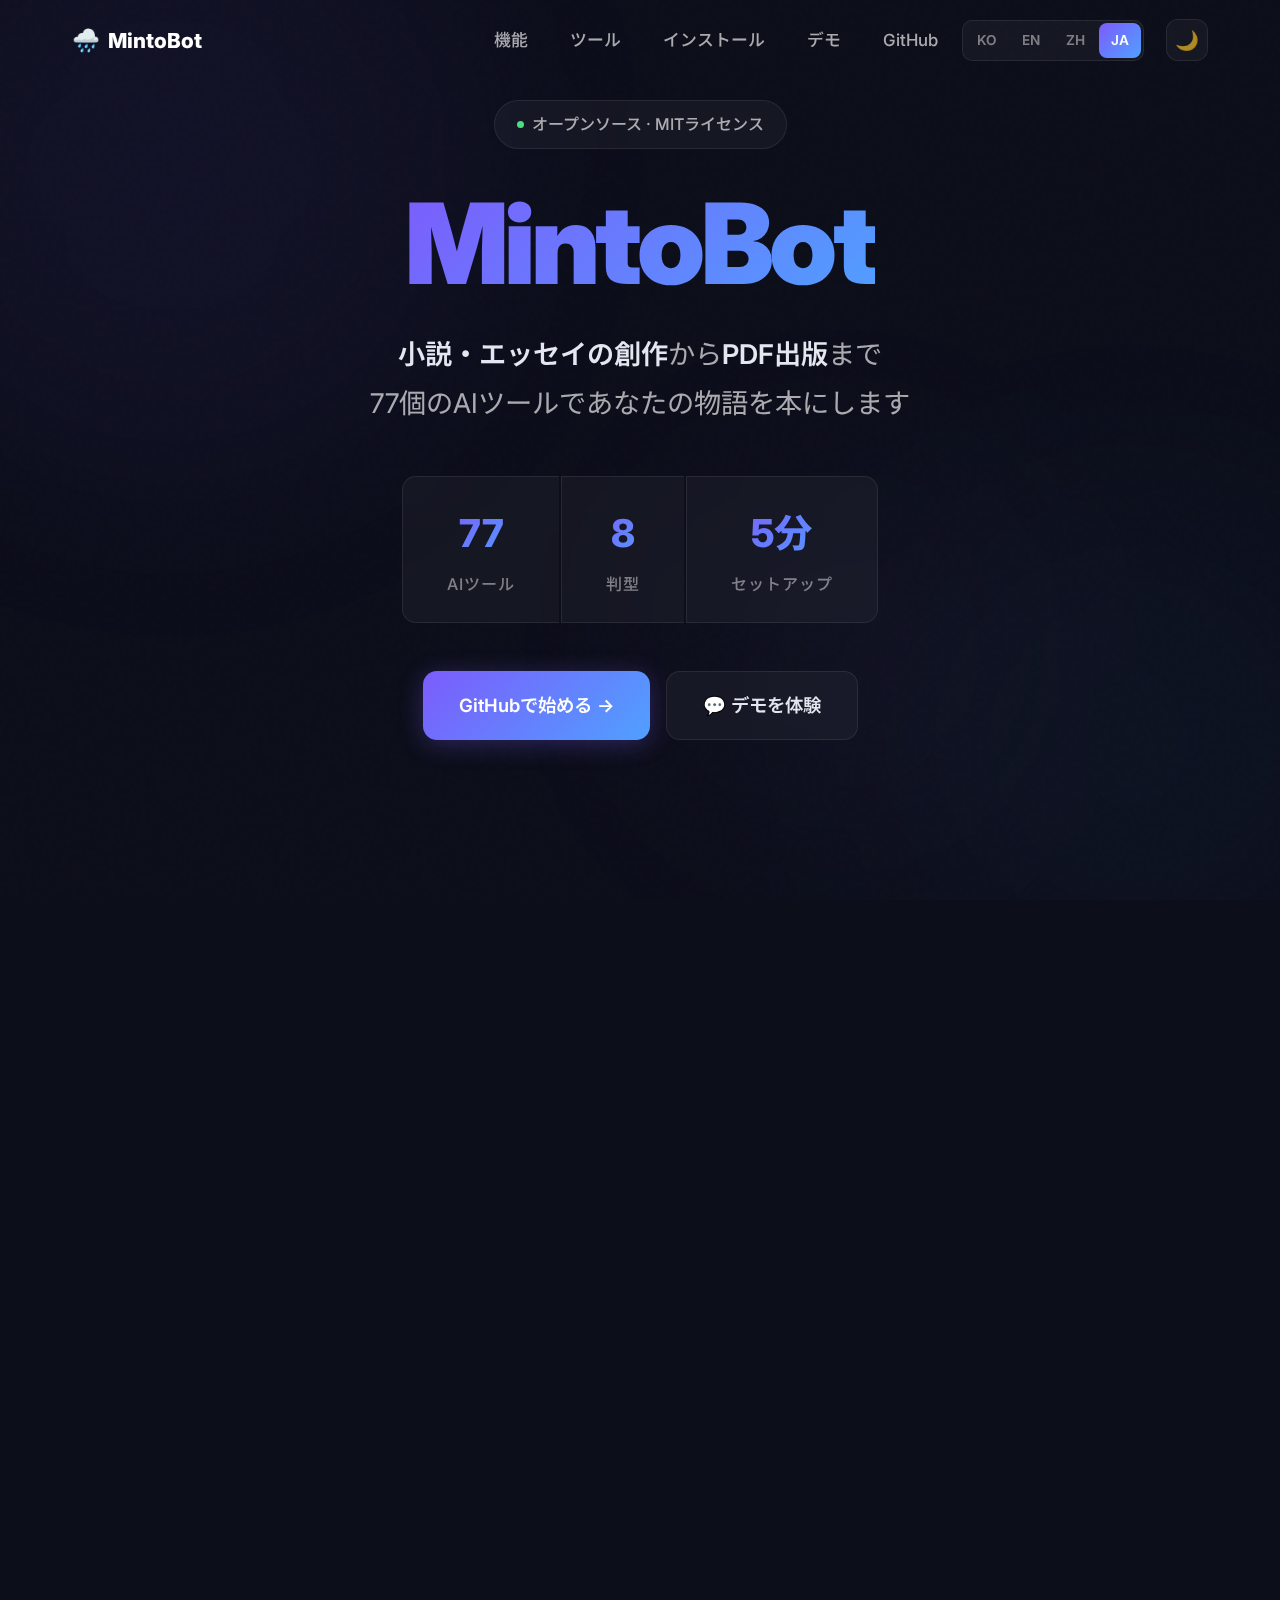
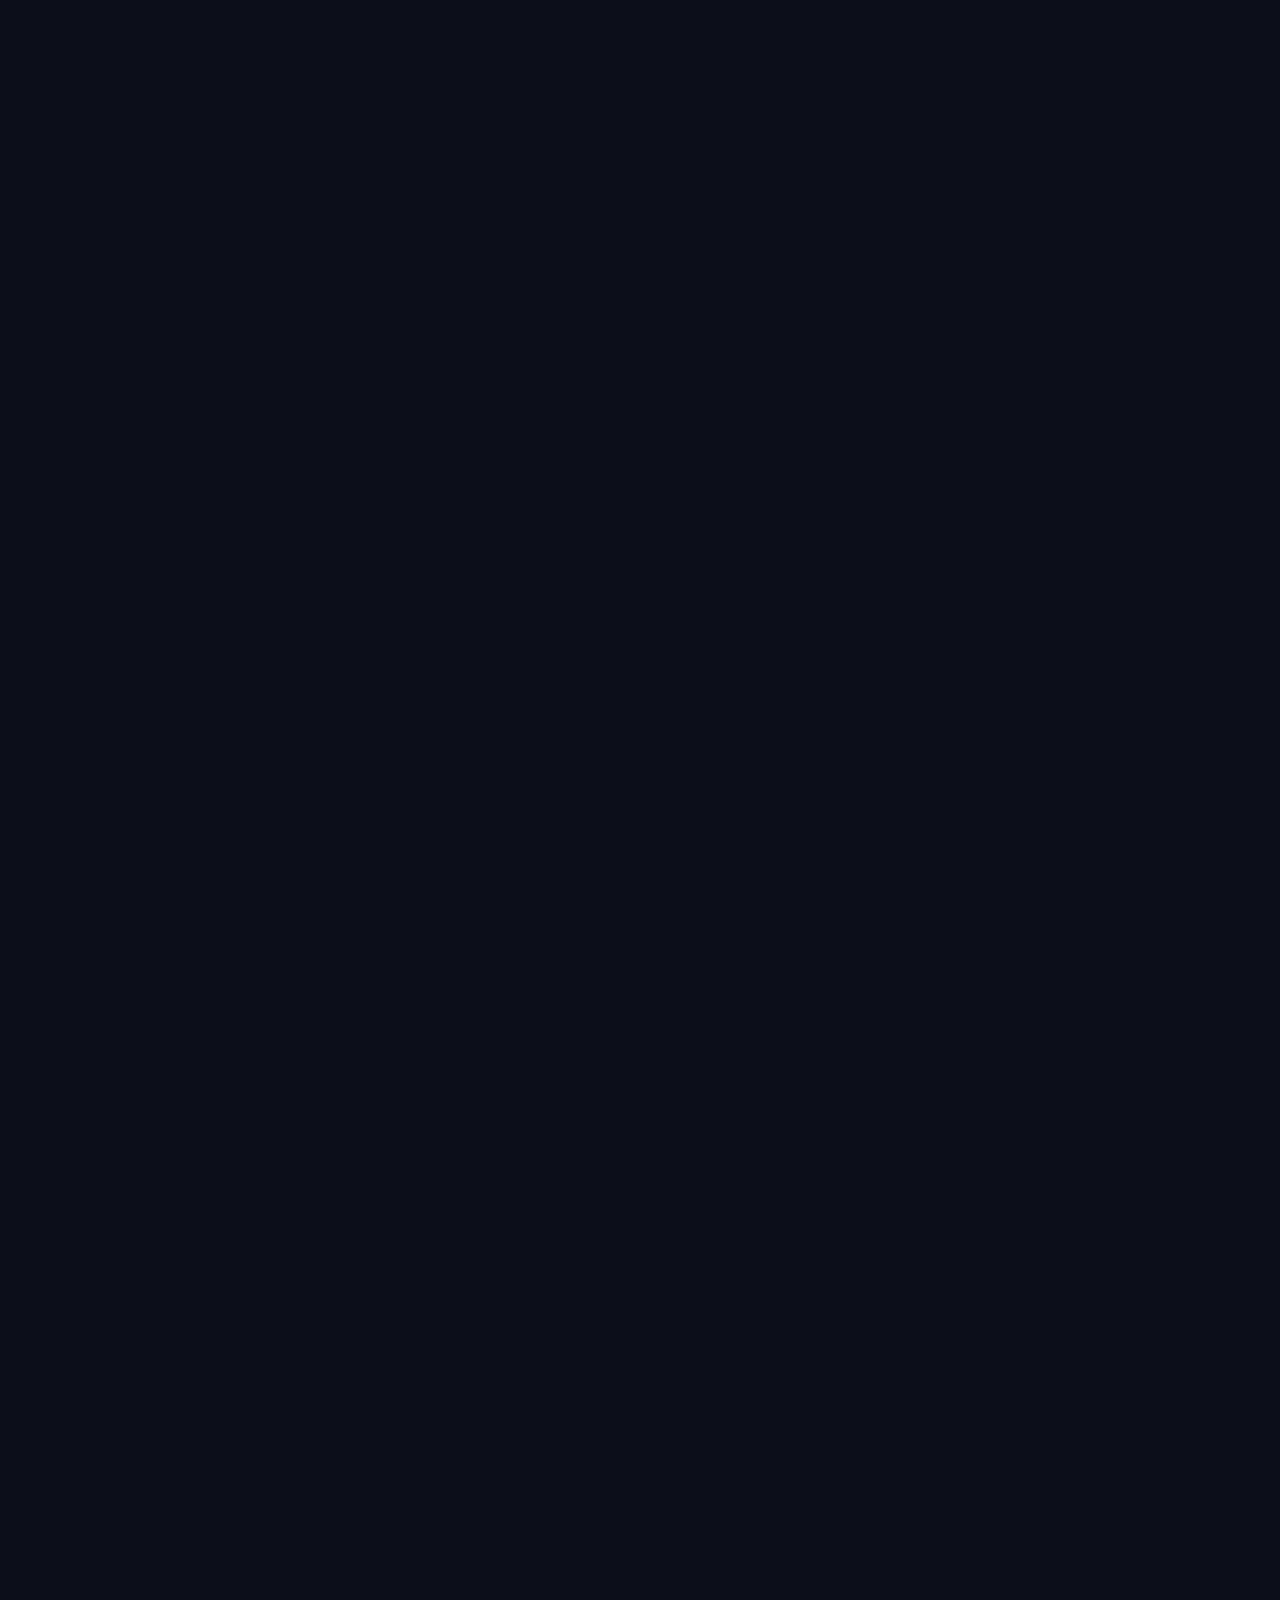
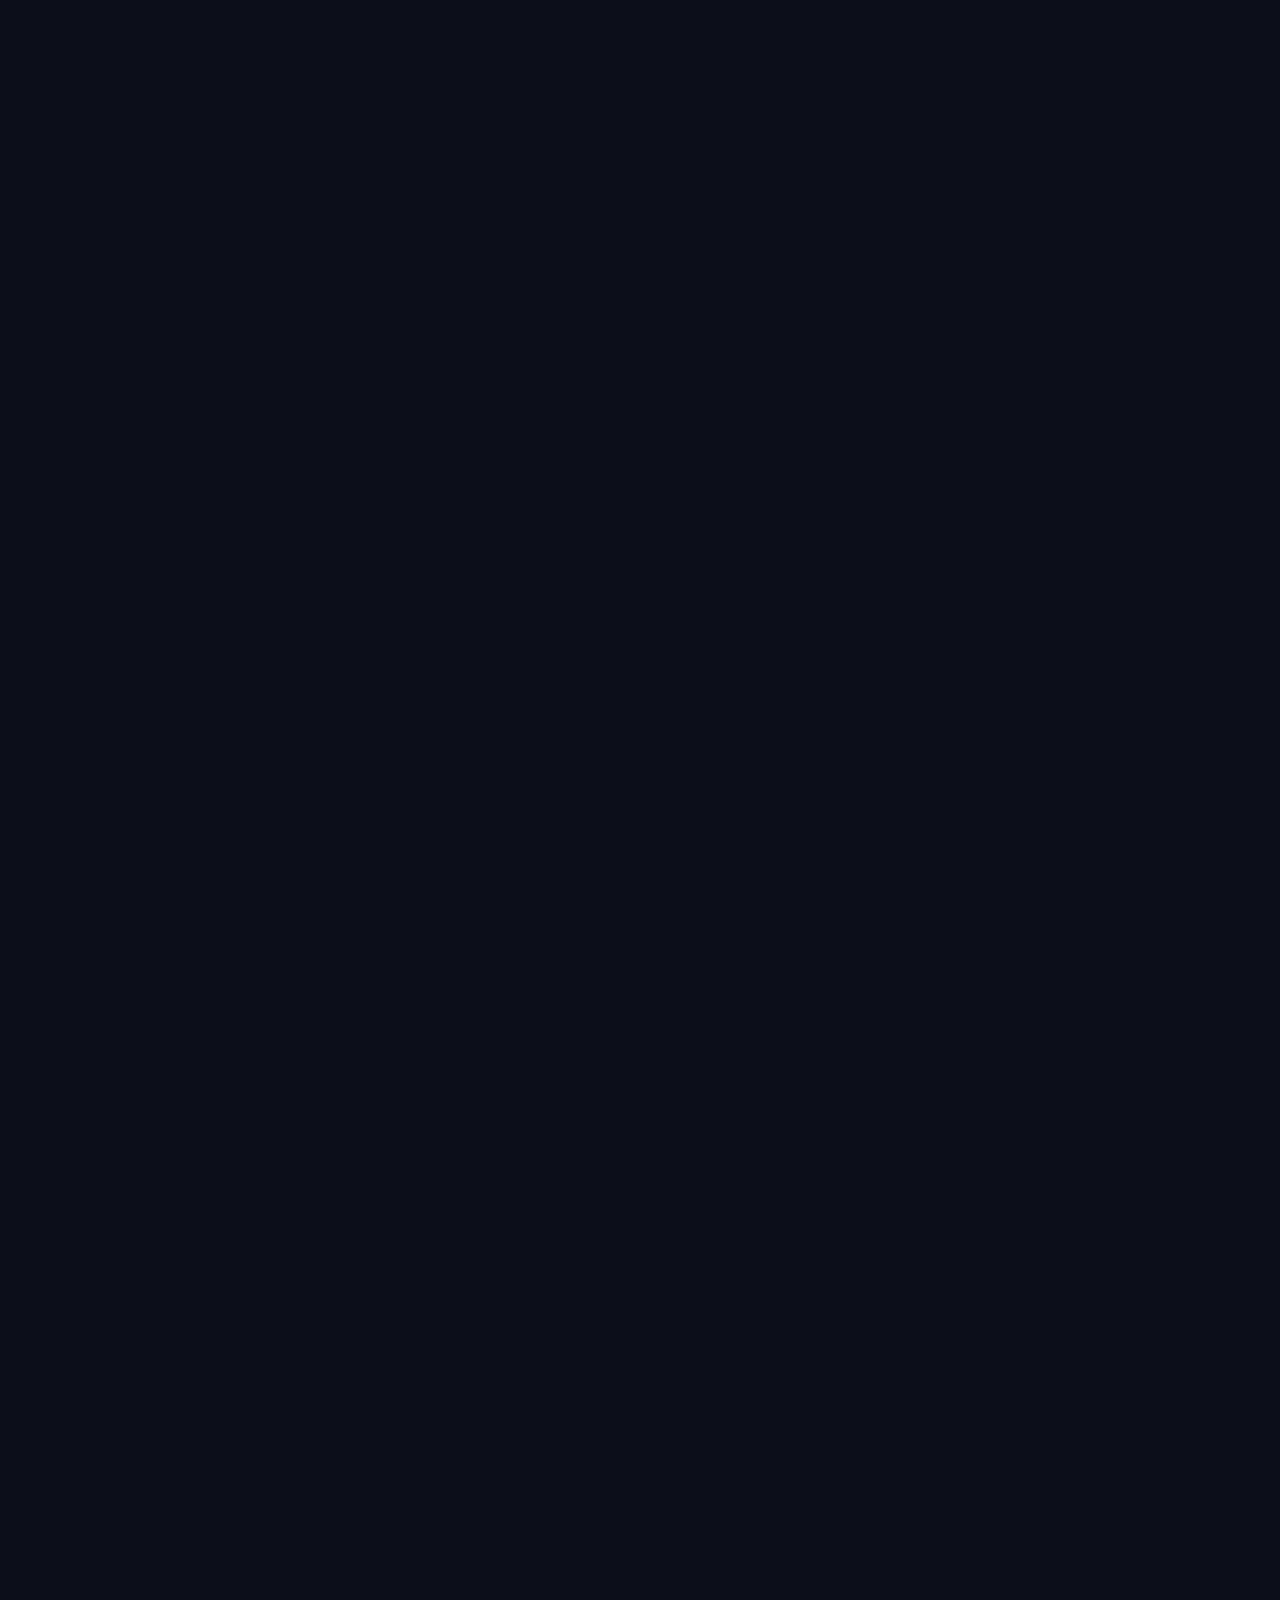
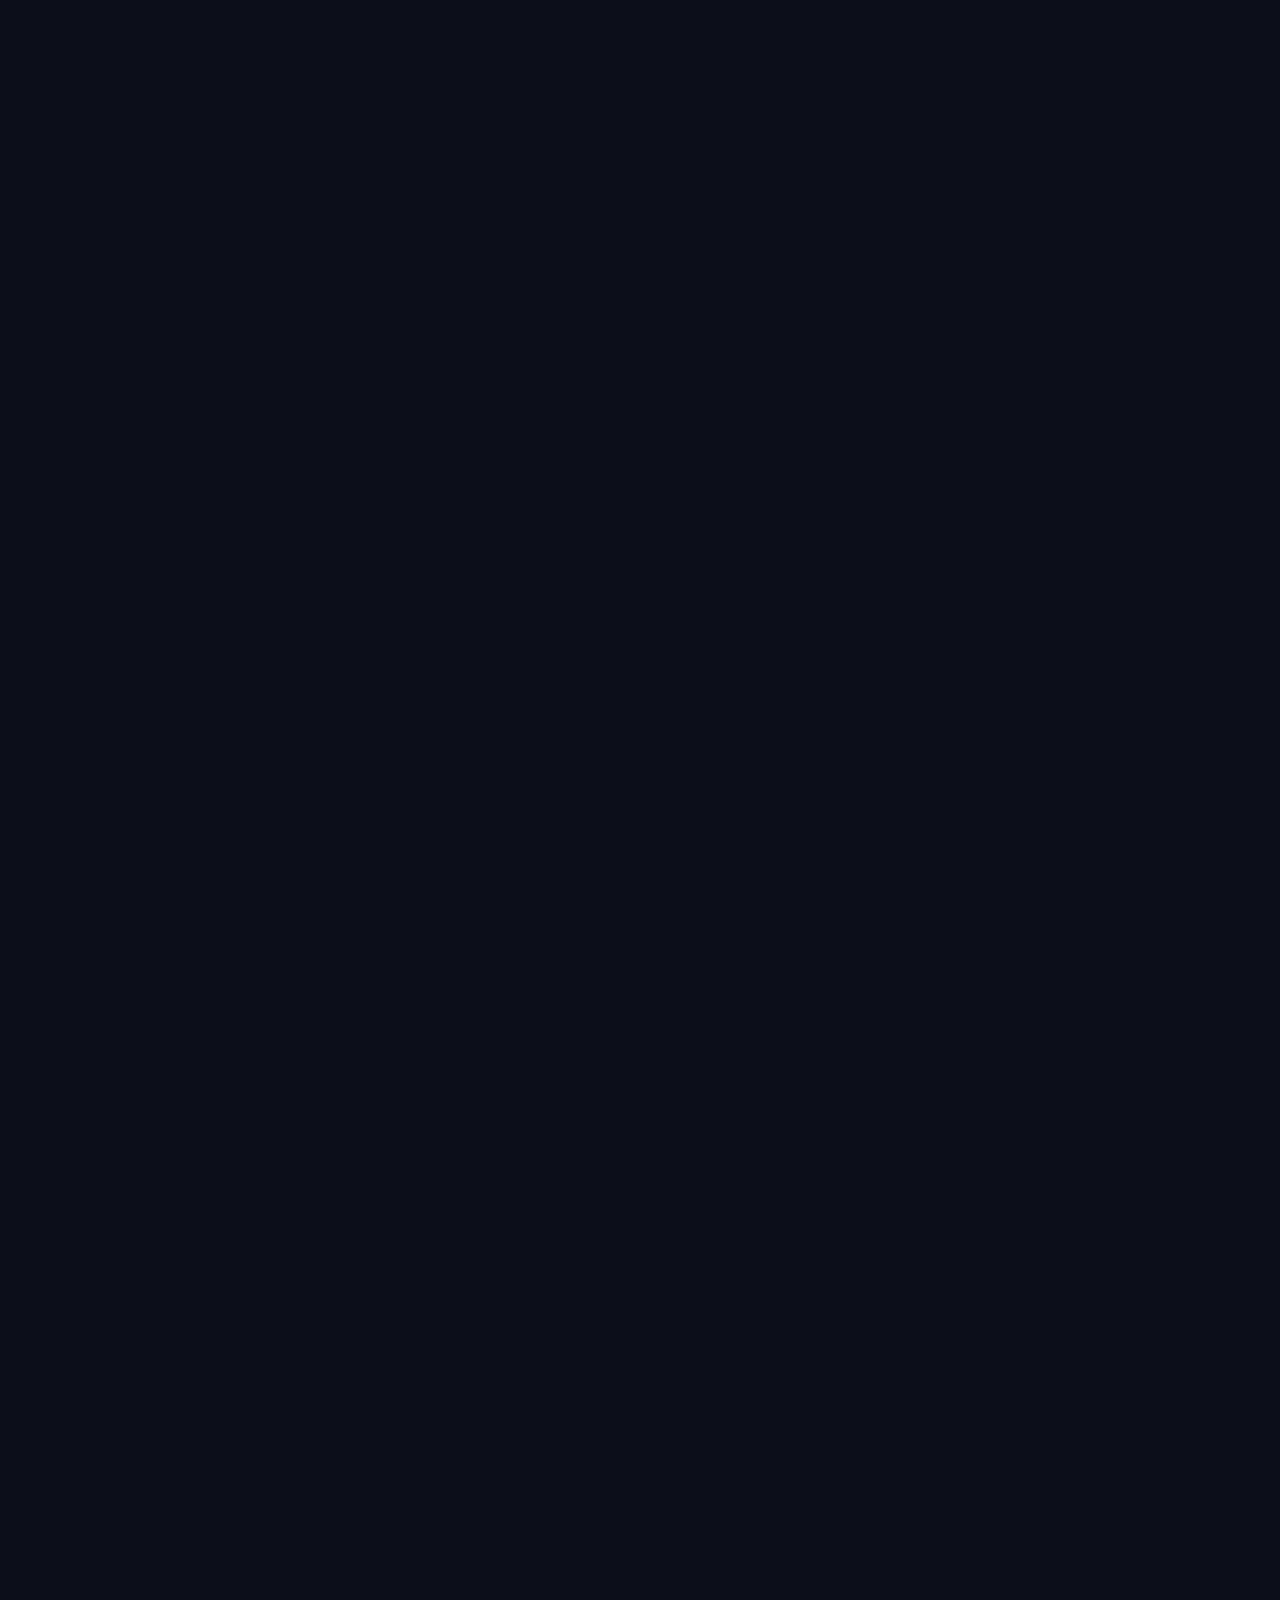
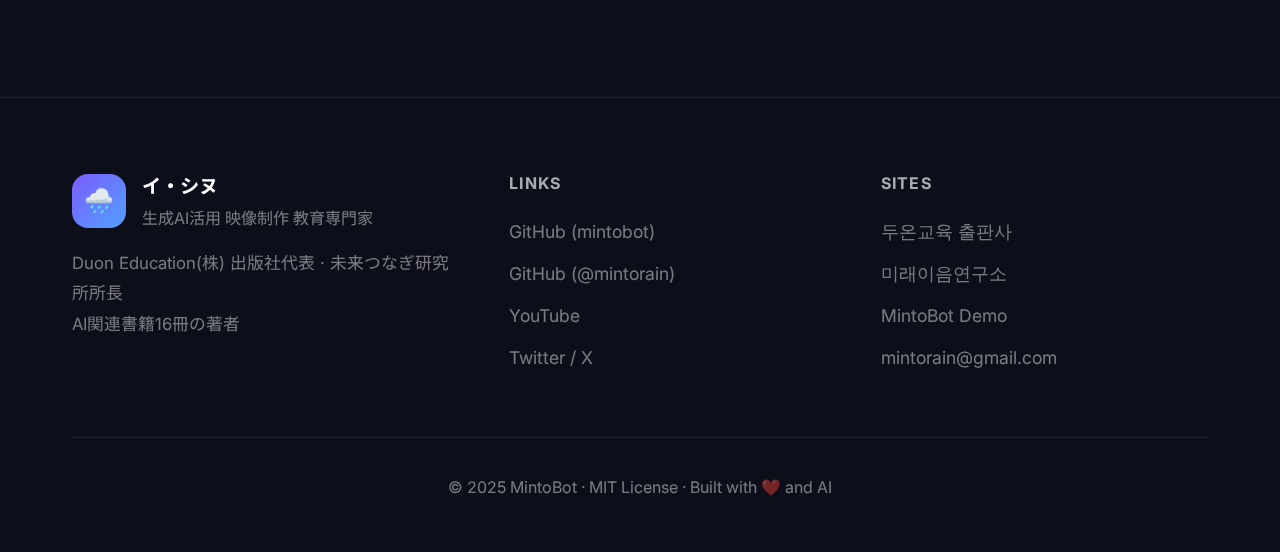
<file: docs/landing/ja.html>
<!DOCTYPE html>
<html lang="ja" data-theme="dark">
<head>
<meta charset="UTF-8">
<meta name="viewport" content="width=device-width, initial-scale=1.0">
<title>MintoBot — AI出版チャットボット</title>
<meta name="description" content="小説・エッセイの創作から出版まで、77個のAIツールを内蔵したオープンソース出版チャットボット">
<link rel="preconnect" href="https://fonts.googleapis.com">
<link href="https://fonts.googleapis.com/css2?family=Inter:wght@300;400;500;600;700;800;900&family=Noto+Sans+JP:wght@300;400;500;600;700;800;900&display=swap" rel="stylesheet">
<style>
*{margin:0;padding:0;box-sizing:border-box}

/* ===== THEME VARIABLES ===== */
:root{
  --accent-1:#7c5cfc;
  --accent-2:#50a0ff;
  --accent-3:#4ade80;
  --gradient:linear-gradient(135deg,#7c5cfc,#50a0ff);
  --blur:blur(24px);
  --blur-sm:blur(12px);
  --radius:20px;
  --radius-sm:14px;
}

/* Dark theme (default) */
[data-theme="dark"]{
  --bg:#0c0e1a;
  --bg-surface:rgba(255,255,255,.04);
  --bg-surface-strong:rgba(255,255,255,.07);
  --border:rgba(255,255,255,.08);
  --border-hover:rgba(255,255,255,.15);
  --text:#e4e7ef;
  --text-dim:rgba(255,255,255,.45);
  --text-mid:rgba(255,255,255,.65);
  --text-heading:#fff;
  --code-bg:rgba(255,255,255,.04);
  --code-comment:rgba(255,255,255,.25);
  --nav-bg:rgba(12,14,26,.85);
  --orb-1:rgba(124,92,252,.12);
  --orb-2:rgba(80,160,255,.08);
  --orb-3:rgba(192,132,252,.06);
  --tool-bg:rgba(255,255,255,.02);
  --tool-hover-bg:rgba(124,92,252,.04);
  --selection:rgba(124,92,252,.3);
  --shadow:rgba(0,0,0,.45);
  --noise-opacity:.015;
  --footer-name:#fff;
}

/* Light theme */
[data-theme="light"]{
  --bg:#f5f5f9;
  --bg-surface:rgba(255,255,255,.7);
  --bg-surface-strong:rgba(255,255,255,.85);
  --border:rgba(0,0,0,.08);
  --border-hover:rgba(0,0,0,.15);
  --text:#1a1a2e;
  --text-dim:rgba(0,0,0,.45);
  --text-mid:rgba(0,0,0,.6);
  --text-heading:#111;
  --code-bg:rgba(0,0,0,.03);
  --code-comment:rgba(0,0,0,.3);
  --nav-bg:rgba(245,245,249,.9);
  --orb-1:rgba(124,92,252,.08);
  --orb-2:rgba(80,160,255,.06);
  --orb-3:rgba(192,132,252,.05);
  --tool-bg:rgba(0,0,0,.02);
  --tool-hover-bg:rgba(124,92,252,.06);
  --selection:rgba(124,92,252,.15);
  --shadow:rgba(0,0,0,.08);
  --noise-opacity:.008;
  --footer-name:#111;
}

html{scroll-behavior:smooth}
body{font-family:'Inter','Noto Sans JP',-apple-system,BlinkMacSystemFont,'Segoe UI',sans-serif;background:var(--bg);color:var(--text);line-height:1.7;overflow-x:hidden;font-size:18px;transition:background .4s,color .4s}
a{color:var(--accent-2);text-decoration:none;transition:all .2s}
a:hover{color:var(--text-heading)}
::selection{background:var(--selection)}

.container{max-width:1200px;margin:0 auto;padding:0 32px}
section{padding:140px 0;position:relative}

/* ===== AMBIENT ===== */
.ambient{position:fixed;top:0;left:0;width:100%;height:100%;pointer-events:none;z-index:0;overflow:hidden;transition:opacity .4s}
.ambient-orb{position:absolute;border-radius:50%;filter:blur(120px);opacity:.5;animation:ambient-float 25s infinite ease-in-out}
.ambient-orb:nth-child(1){width:600px;height:600px;background:var(--orb-1);top:-15%;left:-10%;animation-duration:30s}
.ambient-orb:nth-child(2){width:500px;height:500px;background:var(--orb-2);bottom:-10%;right:-8%;animation-delay:-10s}
.ambient-orb:nth-child(3){width:400px;height:400px;background:var(--orb-3);top:50%;left:50%;animation-delay:-18s;animation-duration:35s}
@keyframes ambient-float{0%,100%{transform:translate(0,0) scale(1)}33%{transform:translate(40px,-50px) scale(1.05)}66%{transform:translate(-30px,40px) scale(.95)}}

body::before{content:'';position:fixed;top:0;left:0;width:100%;height:100%;opacity:var(--noise-opacity);z-index:0;pointer-events:none;
  background:url("data:image/svg+xml,%3Csvg viewBox='0 0 200 200' xmlns='http://www.w3.org/2000/svg'%3E%3Cfilter id='n'%3E%3CfeTurbulence type='fractalNoise' baseFrequency='0.85'/%3E%3C/filter%3E%3Crect width='100%25' height='100%25' filter='url(%23n)'/%3E%3C/svg%3E")}

/* ===== GLASS ===== */
.glass{background:var(--bg-surface);backdrop-filter:var(--blur);-webkit-backdrop-filter:var(--blur);border:1px solid var(--border);border-radius:var(--radius);transition:all .4s cubic-bezier(.4,0,.2,1)}
.glass:hover{border-color:var(--border-hover);box-shadow:0 8px 40px var(--shadow)}
.glass-strong{background:var(--bg-surface-strong);backdrop-filter:var(--blur);-webkit-backdrop-filter:var(--blur);border:1px solid var(--border);border-radius:var(--radius)}

/* ===== ANIMATIONS ===== */
.reveal{opacity:0;transform:translateY(30px);transition:opacity .7s cubic-bezier(.4,0,.2,1),transform .7s cubic-bezier(.4,0,.2,1)}
.reveal.visible{opacity:1;transform:translateY(0)}
.reveal-d1{transition-delay:.08s}.reveal-d2{transition-delay:.16s}.reveal-d3{transition-delay:.24s}

/* ===== SECTION HEADER ===== */
.section-header{text-align:center;margin-bottom:72px}
.section-label{display:inline-flex;align-items:center;gap:6px;font-size:1rem;font-weight:600;text-transform:uppercase;letter-spacing:.12em;color:var(--accent-1);margin-bottom:18px;padding:8px 20px;background:rgba(124,92,252,.08);border:1px solid rgba(124,92,252,.15);border-radius:100px}
.section-header h2{font-size:clamp(2.4rem,5vw,3.6rem);font-weight:800;letter-spacing:-.03em;margin-bottom:16px;color:var(--text-heading)}
.section-header h2 em{font-style:normal;background:var(--gradient);-webkit-background-clip:text;-webkit-text-fill-color:transparent;background-clip:text}
.section-header p{color:var(--text-dim);font-size:1.3rem;max-width:560px;margin:0 auto;font-weight:400}

/* ===== NAV ===== */
nav{position:fixed;top:0;left:0;width:100%;z-index:1000;padding:16px 0;transition:all .3s}
nav.scrolled{background:var(--nav-bg);backdrop-filter:var(--blur-sm);-webkit-backdrop-filter:var(--blur-sm);border-bottom:1px solid var(--border)}
.nav-inner{max-width:1200px;margin:0 auto;padding:0 32px;display:flex;align-items:center;justify-content:space-between}
.nav-logo{font-size:1.3rem;font-weight:800;color:var(--text-heading);display:flex;align-items:center;gap:8px}
.nav-logo span{font-size:1.4rem}
.nav-right{display:flex;align-items:center;gap:6px}
.nav-right a.nav-link{color:var(--text-mid);font-size:1.05rem;font-weight:500;padding:10px 18px;border-radius:12px;transition:all .2s}
.nav-right a.nav-link:hover{color:var(--text-heading);background:var(--bg-surface)}
.theme-toggle{background:var(--bg-surface);border:1px solid var(--border);color:var(--text-mid);width:42px;height:42px;border-radius:12px;cursor:pointer;font-size:1.2rem;display:flex;align-items:center;justify-content:center;transition:all .2s;margin-left:8px}
.theme-toggle:hover{border-color:var(--border-hover);color:var(--text-heading)}


/* ===== LANGUAGE SWITCHER ===== */
.lang-switcher{display:flex;gap:2px;padding:2px;background:var(--bg-surface);border:1px solid var(--border);border-radius:10px;margin-right:8px}
.lang-btn{padding:6px 12px;border:none;background:none;color:var(--text-dim);font-size:.85rem;font-weight:600;cursor:pointer;border-radius:8px;transition:all .2s;font-family:inherit;text-decoration:none;display:flex;align-items:center}
.lang-btn:hover{color:var(--text-heading);background:var(--bg-surface-strong)}
.lang-btn.active{background:var(--gradient);color:#fff}
.mobile-lang-switcher{display:flex;gap:4px;margin-top:12px}
.mobile-lang-switcher .lang-btn{padding:8px 16px;font-size:1rem}


/* Mobile hamburger */
.nav-hamburger{display:none;background:none;border:none;color:var(--text-mid);font-size:1.5rem;cursor:pointer;padding:8px}
.mobile-menu{display:none;position:fixed;top:0;left:0;width:100%;height:100%;background:var(--nav-bg);backdrop-filter:var(--blur);-webkit-backdrop-filter:var(--blur);z-index:999;flex-direction:column;align-items:center;justify-content:center;gap:16px}
.mobile-menu.open{display:flex}
.mobile-menu a.mobile-nav-link{font-size:1.4rem;font-weight:600;color:var(--text);padding:14px 32px;border-radius:14px;transition:all .2s}
.mobile-menu a.mobile-nav-link:hover{background:var(--bg-surface)}
.mobile-menu-close{position:absolute;top:20px;right:24px;background:none;border:none;color:var(--text-mid);font-size:1.6rem;cursor:pointer}

/* ===== HERO ===== */
.hero{min-height:100vh;display:flex;align-items:center;justify-content:center;text-align:center;position:relative;padding-top:80px}
.hero-inner{position:relative;z-index:1;max-width:800px}
.hero-badge{display:inline-flex;align-items:center;gap:8px;font-size:1rem;font-weight:500;color:var(--text-mid);padding:10px 22px;background:var(--bg-surface);backdrop-filter:var(--blur-sm);-webkit-backdrop-filter:var(--blur-sm);border:1px solid var(--border);border-radius:100px;margin-bottom:36px}
.hero-badge .dot{width:7px;height:7px;border-radius:50%;background:var(--accent-3);animation:pulse 2s infinite}
@keyframes pulse{0%,100%{opacity:1}50%{opacity:.3}}
.hero h1{font-size:clamp(3.5rem,10vw,7rem);font-weight:900;letter-spacing:-.04em;line-height:1.05;margin-bottom:28px}
.hero h1 em{font-style:normal;background:var(--gradient);-webkit-background-clip:text;-webkit-text-fill-color:transparent;background-clip:text}
.hero .subtitle{font-size:clamp(1.3rem,3vw,1.7rem);color:var(--text-mid);margin-bottom:48px;font-weight:400;line-height:1.8}
.hero .subtitle strong{color:var(--text);font-weight:600}

.hero-stats{display:flex;gap:2px;justify-content:center;margin-bottom:48px;border-radius:var(--radius-sm);overflow:hidden}
.hero-stat{padding:24px 44px;background:var(--bg-surface);backdrop-filter:var(--blur-sm);-webkit-backdrop-filter:var(--blur-sm);text-align:center;border:1px solid var(--border);border-right:none}
.hero-stat:first-child{border-radius:var(--radius-sm) 0 0 var(--radius-sm)}
.hero-stat:last-child{border-radius:0 var(--radius-sm) var(--radius-sm) 0;border-right:1px solid var(--border)}
.hero-stat .num{font-size:2.4rem;font-weight:800;background:var(--gradient);-webkit-background-clip:text;-webkit-text-fill-color:transparent;background-clip:text}
.hero-stat .label{font-size:1rem;color:var(--text-dim);margin-top:4px;font-weight:500;text-transform:uppercase;letter-spacing:.06em}

.cta-row{display:flex;gap:16px;justify-content:center;flex-wrap:wrap}
.btn{display:inline-flex;align-items:center;gap:10px;padding:18px 36px;border-radius:var(--radius-sm);font-weight:600;font-size:1.15rem;border:none;cursor:pointer;transition:all .3s;font-family:inherit}
.btn:hover{transform:translateY(-2px);text-decoration:none}
.btn-glow{background:var(--gradient);color:#fff;box-shadow:0 4px 24px rgba(124,92,252,.3)}
.btn-glow:hover{box-shadow:0 8px 40px rgba(124,92,252,.45);color:#fff}
.btn-ghost{background:var(--bg-surface);color:var(--text);border:1px solid var(--border);backdrop-filter:var(--blur-sm);-webkit-backdrop-filter:var(--blur-sm)}
.btn-ghost:hover{border-color:var(--border-hover);color:var(--text-heading);background:var(--bg-surface-strong)}

/* ===== FEATURES ===== */
.features-grid{display:grid;grid-template-columns:repeat(3,1fr);gap:18px}
.feature-card{padding:36px;position:relative;overflow:hidden}
.feature-card::before{content:'';position:absolute;top:0;left:0;right:0;height:2px;background:var(--gradient);opacity:0;transition:opacity .3s}
.feature-card:hover::before{opacity:.6}
.feature-icon{font-size:2.6rem;margin-bottom:16px;display:block}
.feature-card h3{font-size:1.35rem;font-weight:700;margin-bottom:10px;letter-spacing:-.01em;color:var(--text-heading)}
.feature-card p{color:var(--text-dim);font-size:1.15rem;line-height:1.75}

/* ===== STEPS ===== */
.steps-grid{display:grid;grid-template-columns:repeat(3,1fr);gap:18px}
.step-card{padding:40px 32px;text-align:center;position:relative}
.step-num{width:60px;height:60px;margin:0 auto 20px;border-radius:18px;background:var(--gradient);display:flex;align-items:center;justify-content:center;font-size:1.5rem;font-weight:800;color:#fff;box-shadow:0 4px 20px rgba(124,92,252,.25)}
.step-card h3{font-size:1.35rem;font-weight:700;margin-bottom:10px;color:var(--text-heading)}
.step-card p{color:var(--text-dim);font-size:1.15rem}
.step-card code{color:var(--accent-2);font-family:'SF Mono',Menlo,monospace;font-size:1.05rem;background:rgba(80,160,255,.08);padding:3px 10px;border-radius:6px}

/* ===== TOOLS ===== */
.tools-accordion{overflow:hidden}
.tools-toggle{width:100%;background:none;border:none;color:var(--text);font-size:1.4rem;font-weight:700;cursor:pointer;display:flex;align-items:center;justify-content:space-between;font-family:inherit;padding:28px 32px}
.tools-toggle:hover{color:var(--text-heading)}
.tools-toggle .arrow{transition:transform .3s;font-size:1.2rem;color:var(--text-dim)}
.tools-toggle.open .arrow{transform:rotate(180deg)}
.tools-content{max-height:0;overflow:hidden;transition:max-height .5s cubic-bezier(.4,0,.2,1)}
.tools-content.open{max-height:2000px}
.tools-grid{display:grid;grid-template-columns:repeat(auto-fill,minmax(200px,1fr));gap:12px;padding:0 32px 32px}
.tool-cat{background:var(--tool-bg);border-radius:14px;padding:18px;border:1px solid var(--border);transition:all .2s}
.tool-cat:hover{border-color:rgba(124,92,252,.2);background:var(--tool-hover-bg)}
.tool-cat h4{font-size:1.05rem;font-weight:700;margin-bottom:4px;color:var(--accent-2)}
.tool-cat p{font-size:1rem;color:var(--text-dim)}

/* ===== CODE ===== */
.code-card{padding:32px 36px;overflow-x:auto;font-family:'SF Mono',Menlo,'JetBrains Mono',monospace;font-size:1.05rem;line-height:2.1;color:var(--text-mid);white-space:pre-wrap;word-break:break-all}
.code-card .c{color:var(--code-comment)}
.code-card .cmd{color:var(--accent-2)}
.code-card .str{color:var(--accent-1)}
.install-links{margin-top:28px;display:flex;gap:32px;flex-wrap:wrap}
.install-links a{color:var(--text-mid);font-weight:500;font-size:1.1rem;display:flex;align-items:center;gap:6px}
.install-links a:hover{color:var(--text-heading)}

/* ===== MODES ===== */
.modes-grid{display:grid;grid-template-columns:repeat(2,1fr);gap:18px}
.mode-card{padding:36px}
.mode-card .mode-tag{display:inline-flex;align-items:center;gap:5px;font-size:.95rem;font-weight:600;text-transform:uppercase;letter-spacing:.08em;padding:6px 14px;border-radius:8px;margin-bottom:16px}
.mode-direct .mode-tag{background:rgba(74,222,128,.08);color:var(--accent-3);border:1px solid rgba(74,222,128,.15)}
.mode-gateway .mode-tag{background:rgba(124,92,252,.08);color:var(--accent-1);border:1px solid rgba(124,92,252,.15)}
.mode-card h3{font-weight:700;margin-bottom:10px;font-size:1.4rem;color:var(--text-heading)}
.mode-card p{color:var(--text-dim);font-size:1.15rem}

/* ===== WIDGET ===== */
.widget-preview{display:grid;grid-template-columns:1fr 1fr;gap:28px;align-items:center}
.widget-mockup{background:var(--bg-surface);border:1px solid var(--border);border-radius:var(--radius);padding:24px;height:380px;display:flex;flex-direction:column;overflow:hidden}
.mock-header{display:flex;align-items:center;gap:10px;padding-bottom:16px;border-bottom:1px solid var(--border);margin-bottom:16px}
.mock-avatar{width:34px;height:34px;border-radius:10px;background:var(--gradient);display:flex;align-items:center;justify-content:center;font-size:14px}
.mock-name{font-size:1rem;font-weight:600;color:var(--text-heading)}
.mock-dot{width:6px;height:6px;border-radius:50%;background:var(--accent-3);margin-left:auto}
.mock-msgs{flex:1;display:flex;flex-direction:column;gap:10px;justify-content:flex-end}
.mock-bubble{padding:10px 16px;border-radius:14px;font-size:1rem;max-width:78%;animation:mock-fade .5s ease both}
.mock-ai{background:var(--bg-surface-strong);color:var(--text-mid);align-self:flex-start;border-radius:4px 14px 14px 14px}
.mock-user{background:rgba(124,92,252,.25);color:var(--text);align-self:flex-end;border-radius:14px 4px 14px 14px}
.mock-bubble:nth-child(1){animation-delay:.2s}.mock-bubble:nth-child(2){animation-delay:.6s}
.mock-bubble:nth-child(3){animation-delay:1s}.mock-bubble:nth-child(4){animation-delay:1.4s}
@keyframes mock-fade{from{opacity:0;transform:translateY(6px)}to{opacity:1;transform:translateY(0)}}

/* ===== FOOTER ===== */
footer{border-top:1px solid var(--border);padding:72px 0 52px;position:relative;z-index:1}
.footer-grid{display:grid;grid-template-columns:1.2fr 1fr 1fr;gap:44px;margin-bottom:52px}
.footer-col h4{font-size:1rem;font-weight:700;text-transform:uppercase;letter-spacing:.08em;color:var(--text-mid);margin-bottom:20px}
.footer-col a{color:var(--text-dim);font-size:1.1rem;display:block;margin-bottom:12px;font-weight:400}
.footer-col a:hover{color:var(--text-heading)}
.footer-profile{display:flex;align-items:center;gap:16px;margin-bottom:16px}
.footer-avatar{width:54px;height:54px;border-radius:16px;background:var(--gradient);display:flex;align-items:center;justify-content:center;font-size:1.5rem;flex-shrink:0}
.footer-name{font-size:1.2rem;font-weight:700;color:var(--footer-name)}
.footer-role{font-size:1rem;color:var(--text-dim);margin-top:2px}
.footer-desc{color:var(--text-dim);font-size:1.05rem;line-height:1.8}
.footer-bottom{text-align:center;padding-top:36px;border-top:1px solid var(--border);color:var(--text-dim);font-size:1rem}
.footer-bottom a{color:var(--text-dim)}
.footer-bottom a:hover{color:var(--accent-2)}

/* ===== MOBILE RESPONSIVE ===== */
@media(max-width:768px){
  body{font-size:16px}
  section{padding:80px 0}
  .container{padding:0 20px}
  .nav-right a.nav-link{display:none}
  .lang-switcher{display:none}
  .nav-hamburger{display:block}
  .hero{padding-top:60px}
  .hero h1{font-size:clamp(2.8rem,12vw,4rem)}
  .hero .subtitle{font-size:1.15rem;margin-bottom:32px}
  .hero-stats{flex-direction:column;gap:0;border-radius:var(--radius-sm)}
  .hero-stat{padding:16px 24px;border-right:1px solid var(--border);border-bottom:none}
  .hero-stat:first-child{border-radius:var(--radius-sm) var(--radius-sm) 0 0}
  .hero-stat:last-child{border-radius:0 0 var(--radius-sm) var(--radius-sm)}
  .hero-stat .num{font-size:2rem}
  .cta-row{flex-direction:column;align-items:stretch}
  .cta-row .btn{justify-content:center}
  .features-grid{grid-template-columns:1fr}
  .steps-grid{grid-template-columns:1fr}
  .modes-grid{grid-template-columns:1fr}
  .widget-preview{grid-template-columns:1fr}
  .tools-grid{grid-template-columns:repeat(auto-fill,minmax(150px,1fr))}
  .footer-grid{grid-template-columns:1fr}
  .section-header{margin-bottom:48px}
  .section-header h2{font-size:clamp(1.8rem,6vw,2.4rem)}
  .section-header p{font-size:1.1rem}
}

@media(min-width:769px){
  .nav-hamburger{display:none}
}

@media(min-width:1400px){
  body{font-size:20px}
  .container{max-width:1320px}
}
</style>
</head>
<body>

<div class="ambient">
  <div class="ambient-orb"></div>
  <div class="ambient-orb"></div>
  <div class="ambient-orb"></div>
</div>

<!-- Mobile Menu -->
<div class="mobile-menu" id="mobileMenu">
  <button class="mobile-menu-close" onclick="document.getElementById('mobileMenu').classList.remove('open')">✕</button>
  <a href="#features" class="mobile-nav-link" onclick="document.getElementById('mobileMenu').classList.remove('open')">機能</a>
  <a href="#tools" class="mobile-nav-link" onclick="document.getElementById('mobileMenu').classList.remove('open')">ツール</a>
  <a href="#install" class="mobile-nav-link" onclick="document.getElementById('mobileMenu').classList.remove('open')">インストール</a>
  <a href="https://duon.myds.me:8443/demo" class="mobile-nav-link">デモ</a>
  <a href="https://github.com/mintorain/mintobot" class="mobile-nav-link">GitHub</a>
  <div class="mobile-lang-switcher"><a href="index.html" class="lang-btn">KO</a><a href="en.html" class="lang-btn">EN</a><a href="zh.html" class="lang-btn">ZH</a><a href="ja.html" class="lang-btn active">JA</a></div>
</div>

<!-- Nav -->
<nav id="nav">
<div class="nav-inner">
  <a href="#" class="nav-logo"><span>🌧️</span> MintoBot</a>
  <div class="nav-right">
    <a href="#features" class="nav-link">機能</a>
    <a href="#tools" class="nav-link">ツール</a>
    <a href="#install" class="nav-link">インストール</a>
    <a href="https://duon.myds.me:8443/demo" class="nav-link">デモ</a>
    <a href="https://github.com/mintorain/mintobot" class="nav-link">GitHub</a>
    <div class="lang-switcher"><a href="index.html" class="lang-btn">KO</a><a href="en.html" class="lang-btn">EN</a><a href="zh.html" class="lang-btn">ZH</a><a href="ja.html" class="lang-btn active">JA</a></div>
    <button class="theme-toggle" id="themeToggle" aria-label="テーマ切替">🌙</button>
    <button class="nav-hamburger" onclick="document.getElementById('mobileMenu').classList.add('open')" aria-label="メニュー">☰</button>
  </div>
</div>
</nav>

<!-- Hero -->
<section class="hero">
<div class="hero-inner reveal">
  <div class="hero-badge"><span class="dot"></span> オープンソース · MITライセンス</div>
  <h1><em>MintoBot</em></h1>
  <p class="subtitle">
    <strong>小説・エッセイの創作</strong>から<strong>PDF出版</strong>まで<br>
    77個のAIツールであなたの物語を本にします
  </p>
  <div class="hero-stats">
    <div class="hero-stat"><div class="num">77</div><div class="label">AIツール</div></div>
    <div class="hero-stat"><div class="num">8</div><div class="label">判型</div></div>
    <div class="hero-stat"><div class="num">5分</div><div class="label">セットアップ</div></div>
  </div>
  <div class="cta-row">
    <a href="https://github.com/mintorain/mintobot" class="btn btn-glow">GitHubで始める →</a>
    <a href="https://duon.myds.me:8443/demo" class="btn btn-ghost">💬 デモを体験</a>
  </div>
</div>
</section>

<!-- Features -->
<section id="features">
<div class="container">
  <div class="section-header reveal">
    <div class="section-label">✦ 機能</div>
    <h2>出版の<em>すべての工程</em>をAIが</h2>
    <p>執筆からマーケティングまで、一箇所で解決</p>
  </div>
  <div class="features-grid">
    <div class="feature-card glass reveal reveal-d1"><span class="feature-icon">✍️</span><h3>創作支援</h3><p>プロジェクト管理、キャラクター設定、世界観構築。5つの項目でAIがフィードバック。</p></div>
    <div class="feature-card glass reveal reveal-d2"><span class="feature-icon">📝</span><h3>校正・推敲</h3><p>20以上の文法ルール、文体の一貫性分析、重複表現の検出で原稿を磨きます。</p></div>
    <div class="feature-card glass reveal reveal-d3"><span class="feature-icon">📦</span><h3>出版変換</h3><p>PDF・EPUB・DOCX・HTML変換、8種の判型、表紙自動生成。</p></div>
    <div class="feature-card glass reveal reveal-d1"><span class="feature-icon">💰</span><h3>ビジネス</h3><p>印税計算、製作費見積、出版スケジュール、損益分岐点。データで意思決定。</p></div>
    <div class="feature-card glass reveal reveal-d2"><span class="feature-icon">📣</span><h3>マーケティング</h3><p>書店紹介文、帯コピー、SNSプロモーション自動生成。読者ターゲット分析。</p></div>
    <div class="feature-card glass reveal reveal-d3"><span class="feature-icon">🔍</span><h3>分析・検証</h3><p>原稿統計、類似書籍検索、多言語翻訳、EPUB検証で出版前チェック。</p></div>
  </div>
</div>
</section>

<!-- Steps -->
<section>
<div class="container">
  <div class="section-header reveal">
    <div class="section-label">⚡ クイックスタート</div>
    <h2><em>3ステップ</em>で十分です</h2>
  </div>
  <div class="steps-grid">
    <div class="step-card glass reveal reveal-d1"><div class="step-num">1</div><h3>インストール</h3><p>GitHubからクローンして<br><code>pip install</code>一行で完了</p></div>
    <div class="step-card glass reveal reveal-d2"><div class="step-num">2</div><h3>実行</h3><p><code>python -m src.main</code><br>ボットが起動します</p></div>
    <div class="step-card glass reveal reveal-d3"><div class="step-num">3</div><h3>会話</h3><p>Telegramで<br><strong>「小説を書こう」</strong>の一言で開始</p></div>
  </div>
</div>
</section>

<!-- Tools -->
<section id="tools">
<div class="container">
  <div class="section-header reveal">
    <div class="section-label">🧰 ツール</div>
    <h2><em>77個</em>のAIツール</h2>
    <p>出版に必要なすべてが内蔵されています</p>
  </div>
  <div class="tools-accordion glass-strong reveal">
    <button class="tools-toggle" onclick="this.classList.toggle('open');this.nextElementSibling.classList.toggle('open')">
      <span>カテゴリ別ツール一覧</span><span class="arrow">▾</span>
    </button>
    <div class="tools-content">
      <div class="tools-grid">
        <div class="tool-cat"><h4>🔧 基本 (4)</h4><p>日付、天気、カレンダー、検索</p></div>
        <div class="tool-cat"><h4>✍️ 創作 (14)</h4><p>プロジェクト、チャプター、概要、シノプシス</p></div>
        <div class="tool-cat"><h4>📖 小説 (7)</h4><p>キャラクター、世界観、チャプター概要</p></div>
        <div class="tool-cat"><h4>📤 エクスポート (4)</h4><p>原稿変換、プリセット、表紙</p></div>
        <div class="tool-cat"><h4>✏️ 校正 (3)</h4><p>文法、文体、重複検出</p></div>
        <div class="tool-cat"><h4>📊 ISBN (3)</h4><p>バーコード、検証、奥付ページ</p></div>
        <div class="tool-cat"><h4>🔄 バージョン (4)</h4><p>履歴、差分、ロールバック</p></div>
        <div class="tool-cat"><h4>📦 パッケージ (3)</h4><p>ZIP、シノプシス、チェックリスト</p></div>
        <div class="tool-cat"><h4>🤖 AIフィードバック (3)</h4><p>チャプター、キャラクター、フロー分析</p></div>
        <div class="tool-cat"><h4>🔎 RAG (4)</h4><p>インデックス、検索、リスト、削除</p></div>
        <div class="tool-cat"><h4>🧠 メモリ (4)</h4><p>ファクト、メモ、コンテキスト</p></div>
        <div class="tool-cat"><h4>📈 分析 (4)</h4><p>統計、目次、参考文献、索引</p></div>
        <div class="tool-cat"><h4>💰 ビジネス (4)</h4><p>印税、製作費、スケジュール、BEP</p></div>
        <div class="tool-cat"><h4>📣 マーケティング (4)</h4><p>紹介文、帯、SNS、ターゲット</p></div>
        <div class="tool-cat"><h4>🔍 市場調査 (2)</h4><p>類似書籍、カテゴリ</p></div>
        <div class="tool-cat"><h4>🌐 翻訳 (2)</h4><p>翻訳、用語集</p></div>
        <div class="tool-cat"><h4>📱 EPUB (2)</h4><p>構造検証、メタデータ</p></div>
        <div class="tool-cat"><h4>🖥 ウェブ (3)</h4><p>プレビュー、ダッシュボード、統計</p></div>
      </div>
    </div>
  </div>
</div>
</section>

<!-- Install -->
<section id="install">
<div class="container">
  <div class="section-header reveal">
    <div class="section-label">📋 インストール</div>
    <h2><em>5分</em>で開始</h2>
    <p>コピー → ペースト → 実行</p>
  </div>
  <div class="reveal">
    <div class="code-card glass-strong"><span class="c"># リポジトリをクローン</span>
<span class="cmd">git clone</span> <span class="str">https://github.com/mintorain/mintobot.git</span>
<span class="cmd">cd</span> mintobot

<span class="c"># 依存関係をインストール</span>
<span class="cmd">pip install</span> -r requirements.txt

<span class="c"># 環境設定</span>
<span class="cmd">cp</span> .env.example .env
<span class="c">#   API_MODE=direct</span>
<span class="c">#   ANTHROPIC_API_KEY=sk-ant-...</span>
<span class="c">#   TELEGRAM_BOT_TOKEN=123456:ABC...</span>

<span class="c"># 起動 🚀</span>
<span class="cmd">python</span> -m src.main</div>
    <div class="install-links">
      <a href="https://console.anthropic.com" target="_blank">🔑 Anthropic APIキー →</a>
      <a href="https://t.me/BotFather" target="_blank">🤖 Telegramボット作成 →</a>
      <a href="https://github.com/mintorain/mintobot" target="_blank">📖 完全ドキュメント →</a>
    </div>
  </div>
</div>
</section>

<!-- Modes -->
<section>
<div class="container">
  <div class="section-header reveal">
    <div class="section-label">⚙️ モード</div>
    <h2>実行<em>モード</em></h2>
    <p>環境に合わせて選択してください</p>
  </div>
  <div class="modes-grid">
    <div class="mode-card mode-direct glass reveal reveal-d1"><div class="mode-tag">⚡ スタンドアロン</div><h3>Directモード</h3><p>Anthropic APIを直接呼び出し。設定3行ですぐ使用可能。個人利用に最適化された独立実行モード。</p></div>
    <div class="mode-card mode-gateway glass reveal reveal-d2"><div class="mode-tag">🔗 アドバンスド</div><h3>Gatewayモード</h3><p>OpenClaw Gateway経由。マルチエージェント、セッション管理などの高度な機能を活用できます。</p></div>
  </div>
</div>
</section>

<!-- Widget -->
<section>
<div class="container">
  <div class="section-header reveal">
    <div class="section-label">💬 ウィジェット</div>
    <h2>ウェブ<em>ウィジェット</em></h2>
    <p>ホームページにAIチャットを一行で追加</p>
  </div>
  <div class="widget-preview reveal">
    <div class="widget-mockup">
      <div class="mock-header">
        <div class="mock-avatar">🌧️</div>
        <span class="mock-name">MintoBot AI</span>
        <div class="mock-dot"></div>
      </div>
      <div class="mock-msgs">
        <div class="mock-bubble mock-ai">こんにちは！MintoBot です 🌧️</div>
        <div class="mock-bubble mock-user">出版について相談があります</div>
        <div class="mock-bubble mock-ai">はい！どのジャンルの原稿を準備されていますか？</div>
        <div class="mock-bubble mock-user">エッセイを一つ書いています</div>
      </div>
    </div>
    <div>
      <div class="code-card glass-strong"><span class="c">&lt;!-- HTMLに一行追加 --&gt;</span>
&lt;<span class="cmd">script</span>
  <span class="str">src</span>=<span class="str">"https://HOST:8080/widget/chat.js"</span>
  <span class="str">data-api</span>=<span class="str">"https://HOST:8080"</span>
  <span class="cmd">async</span>&gt;&lt;/<span class="cmd">script</span>&gt;</div>
    </div>
  </div>
</div>
</section>

<!-- Footer -->
<footer>
<div class="container">
  <div class="footer-grid">
    <div class="footer-col">
      <div class="footer-profile">
        <div class="footer-avatar">🌧️</div>
        <div><div class="footer-name">イ・シヌ</div><div class="footer-role">生成AI活用 映像制作 教育専門家</div></div>
      </div>
      <p class="footer-desc">Duon Education(株) 出版社代表 · 未来つなぎ研究所所長<br>AI関連書籍16冊の著者</p>
    </div>
    <div class="footer-col">
      <h4>Links</h4>
      <a href="https://github.com/mintorain/mintobot" target="_blank">GitHub (mintobot)</a>
      <a href="https://github.com/mintorain" target="_blank">GitHub (@mintorain)</a>
      <a href="https://youtube.com/@mintorain7" target="_blank">YouTube</a>
      <a href="https://x.com/mintorain7" target="_blank">Twitter / X</a>
    </div>
    <div class="footer-col">
      <h4>Sites</h4>
      <a href="https://duon.myds.me" target="_blank">두온교육 출판사</a>
      <a href="https://duon.myds.me/education" target="_blank">미래이음연구소</a>
      <a href="https://duon.myds.me:8443/demo" target="_blank">MintoBot Demo</a>
      <a href="mailto:mintorain@gmail.com">mintorain@gmail.com</a>
    </div>
  </div>
  <div class="footer-bottom">
    <p>© 2025 MintoBot · <a href="https://github.com/mintorain/mintobot/blob/main/LICENSE">MIT License</a> · Built with ❤️ and AI</p>
  </div>
</div>
</footer>

<script>
// Theme toggle
const toggle = document.getElementById('themeToggle');
const html = document.documentElement;
const saved = localStorage.getItem('mintobot-theme');
if (saved) { html.setAttribute('data-theme', saved); toggle.textContent = saved === 'light' ? '☀️' : '🌙'; }

toggle.addEventListener('click', () => {
  const current = html.getAttribute('data-theme');
  const next = current === 'dark' ? 'light' : 'dark';
  html.setAttribute('data-theme', next);
  toggle.textContent = next === 'light' ? '☀️' : '🌙';
  localStorage.setItem('mintobot-theme', next);
});

// Nav scroll
const nav = document.getElementById('nav');
window.addEventListener('scroll', () => { nav.classList.toggle('scrolled', scrollY > 40); });

// Reveal
const obs = new IntersectionObserver((entries) => {
  entries.forEach(e => { if (e.isIntersecting) { e.target.classList.add('visible'); obs.unobserve(e.target); } });
}, { threshold: 0.08, rootMargin: '0px 0px -40px 0px' });
document.querySelectorAll('.reveal').forEach(el => obs.observe(el));

// Counter
function animateCounters() {
  document.querySelectorAll('.hero-stat .num').forEach(el => {
    const text = el.textContent, num = parseInt(text);
    if (isNaN(num)) return;
    const suffix = text.replace(String(num), '');
    let cur = 0; const step = Math.ceil(num / 30);
    const t = setInterval(() => { cur = Math.min(cur + step, num); el.textContent = cur + suffix; if (cur >= num) clearInterval(t); }, 30);
  });
}
const heroObs = new IntersectionObserver((entries) => {
  entries.forEach(e => { if (e.isIntersecting) { animateCounters(); heroObs.unobserve(e.target); } });
});
heroObs.observe(document.querySelector('.hero'));

// Parallax orbs
document.addEventListener('mousemove', (e) => {
  const x = (e.clientX / innerWidth - .5) * 15, y = (e.clientY / innerHeight - .5) * 15;
  document.querySelectorAll('.ambient-orb').forEach((o, i) => {
    const s = (i + 1) * .6;
    o.style.transform = `translate(${x*s}px,${y*s}px)`;
  });
});
</script>
</body>
</html>
</file>
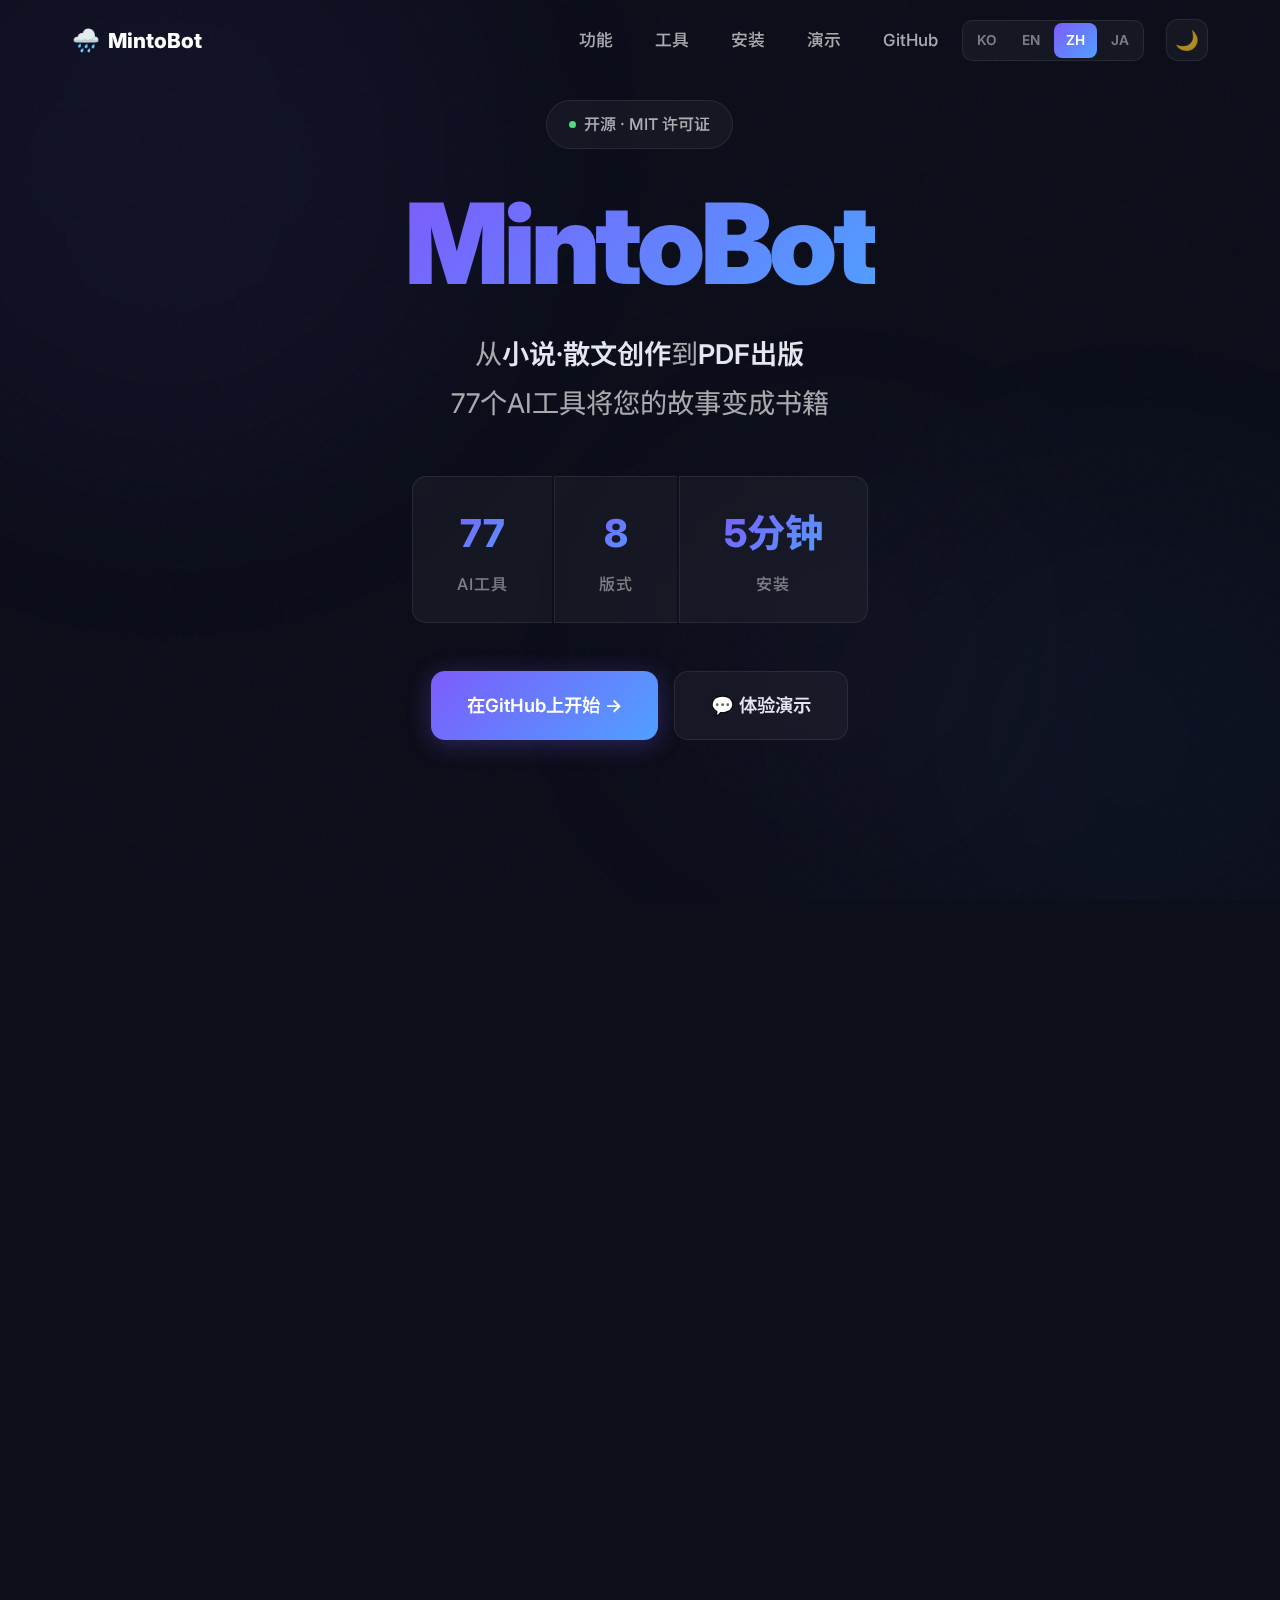
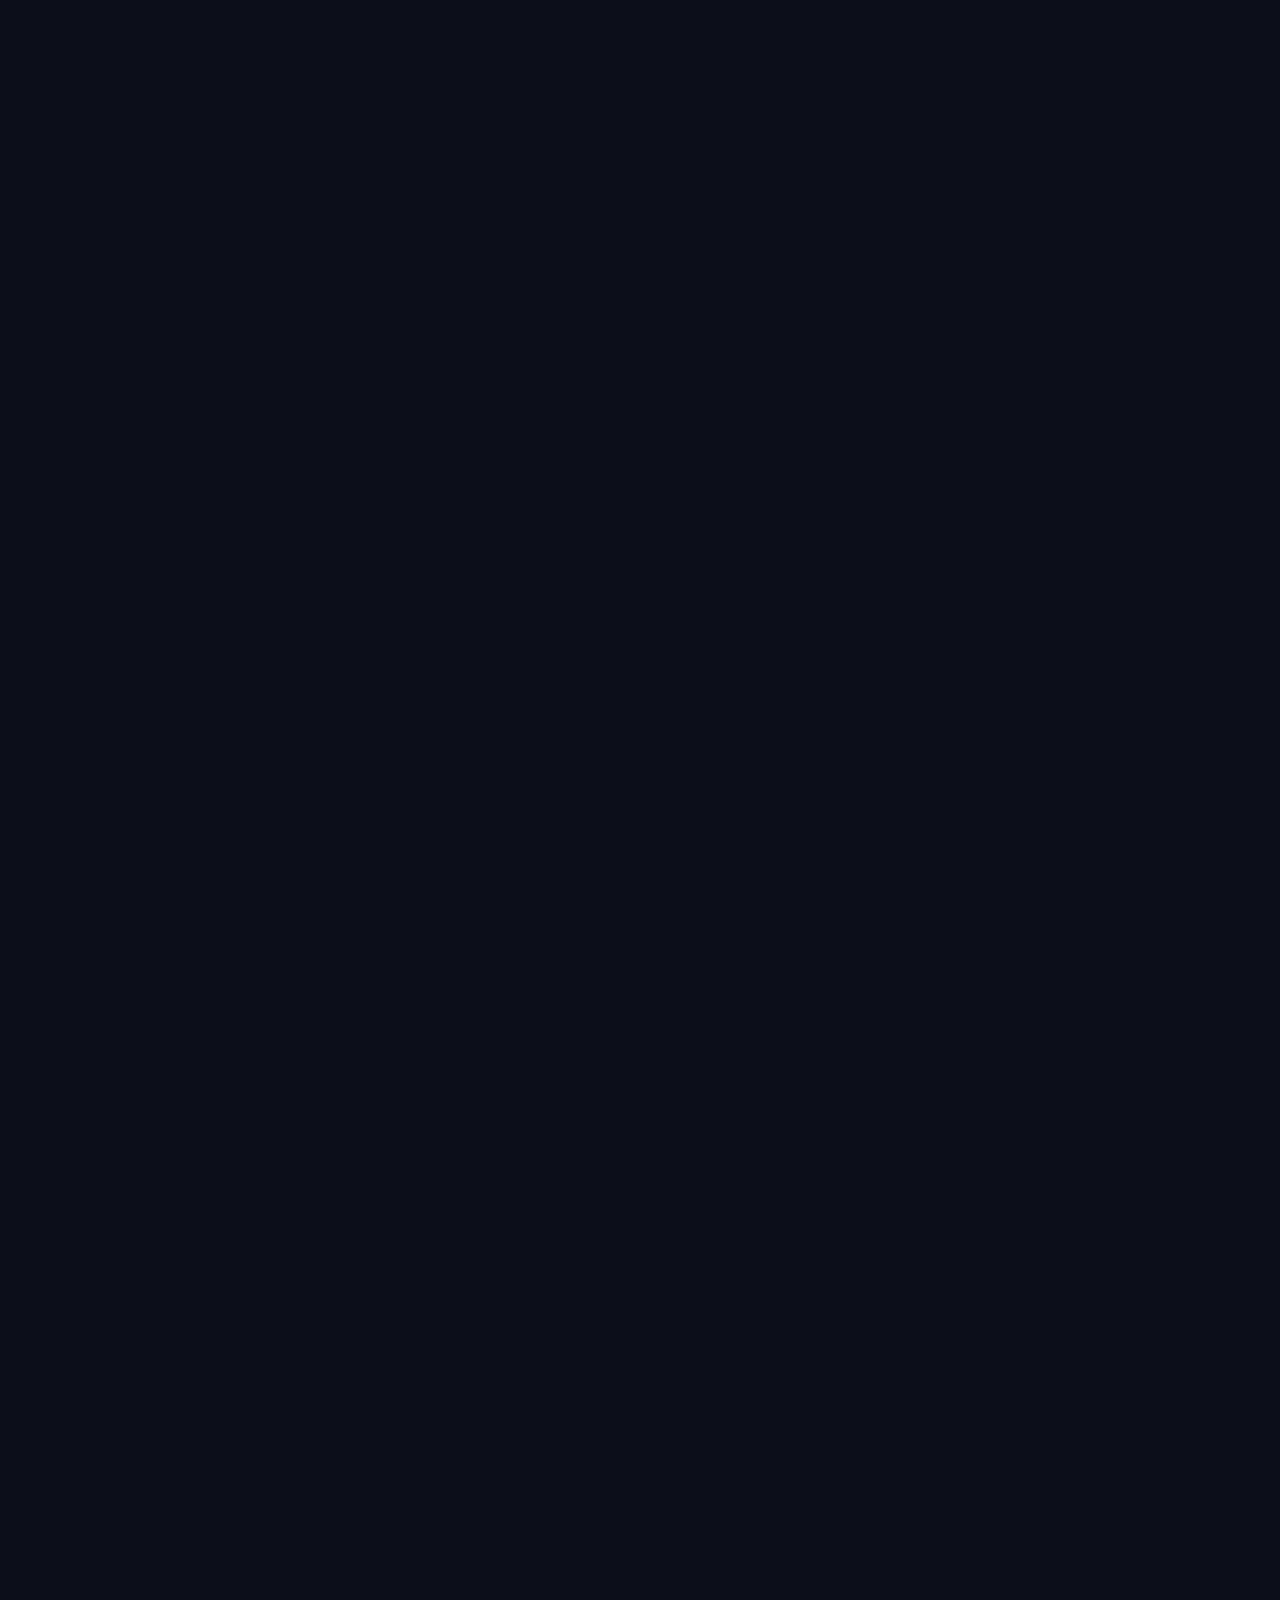
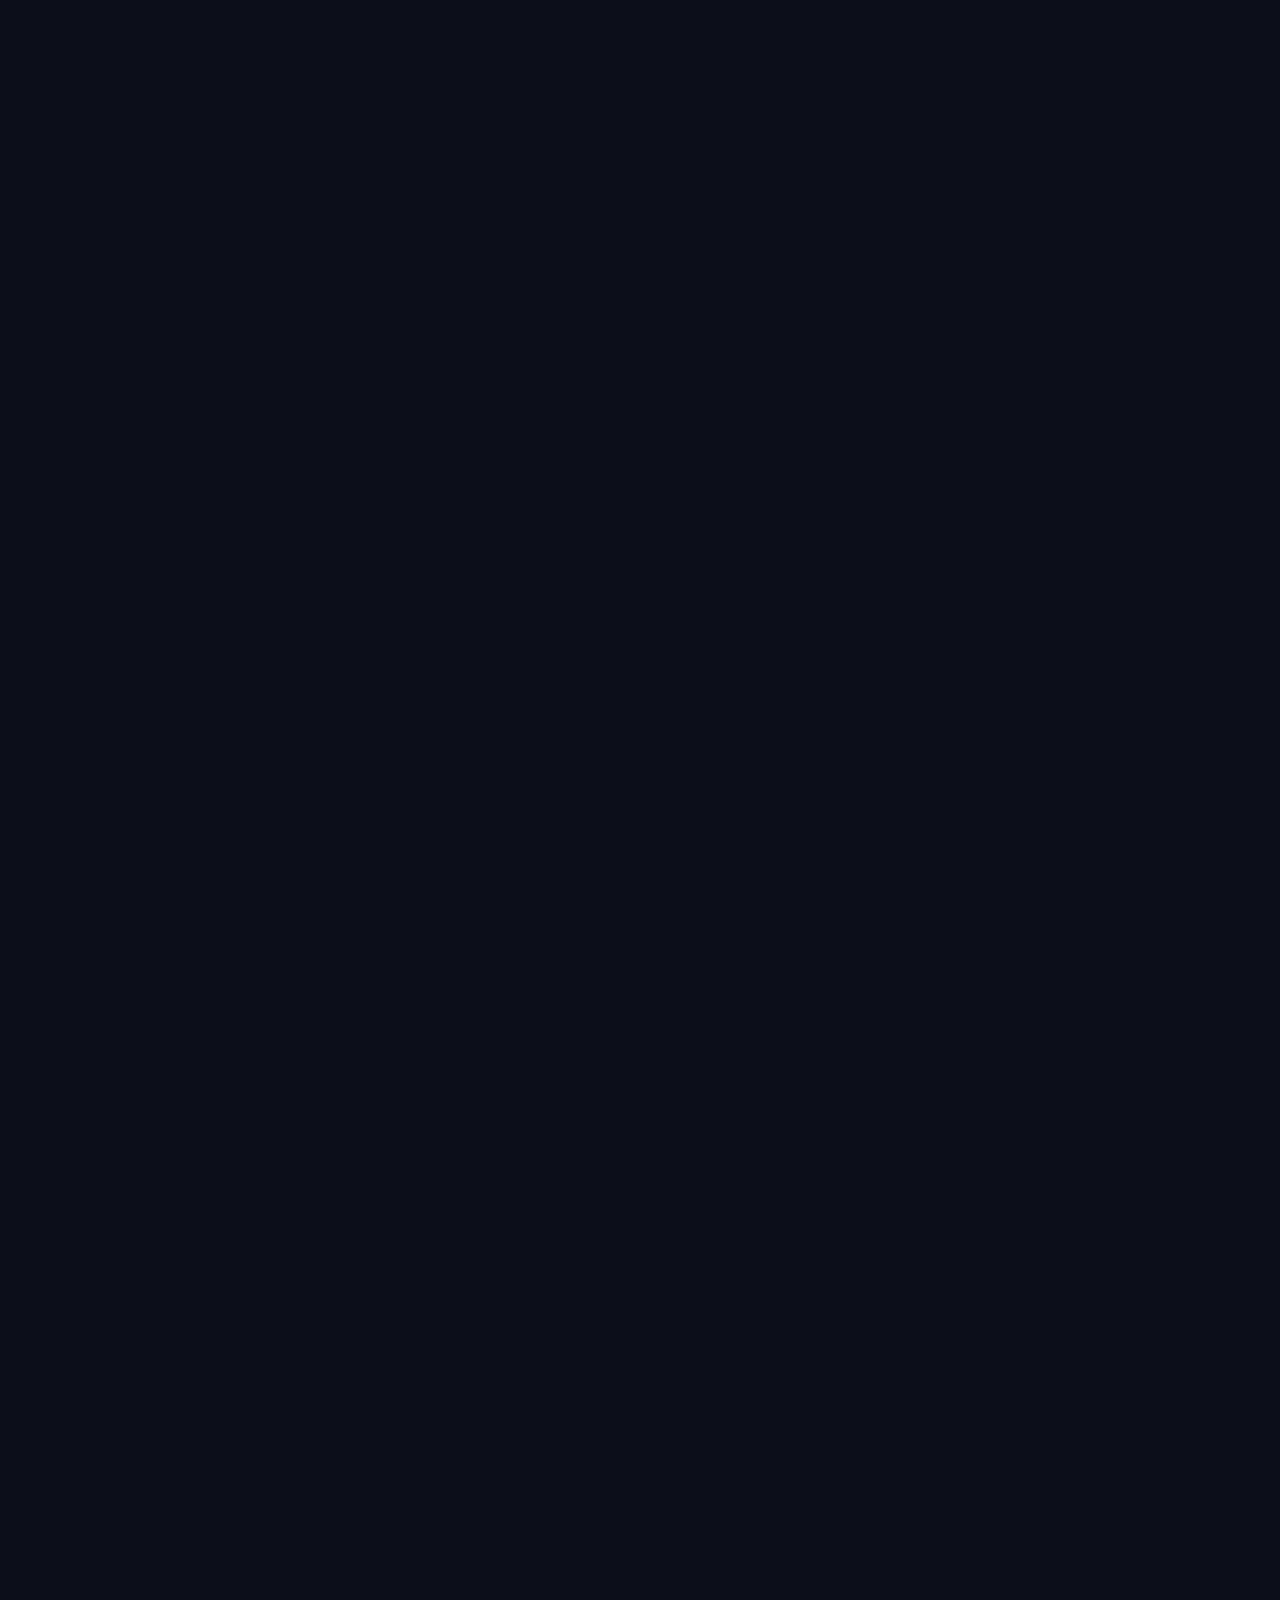
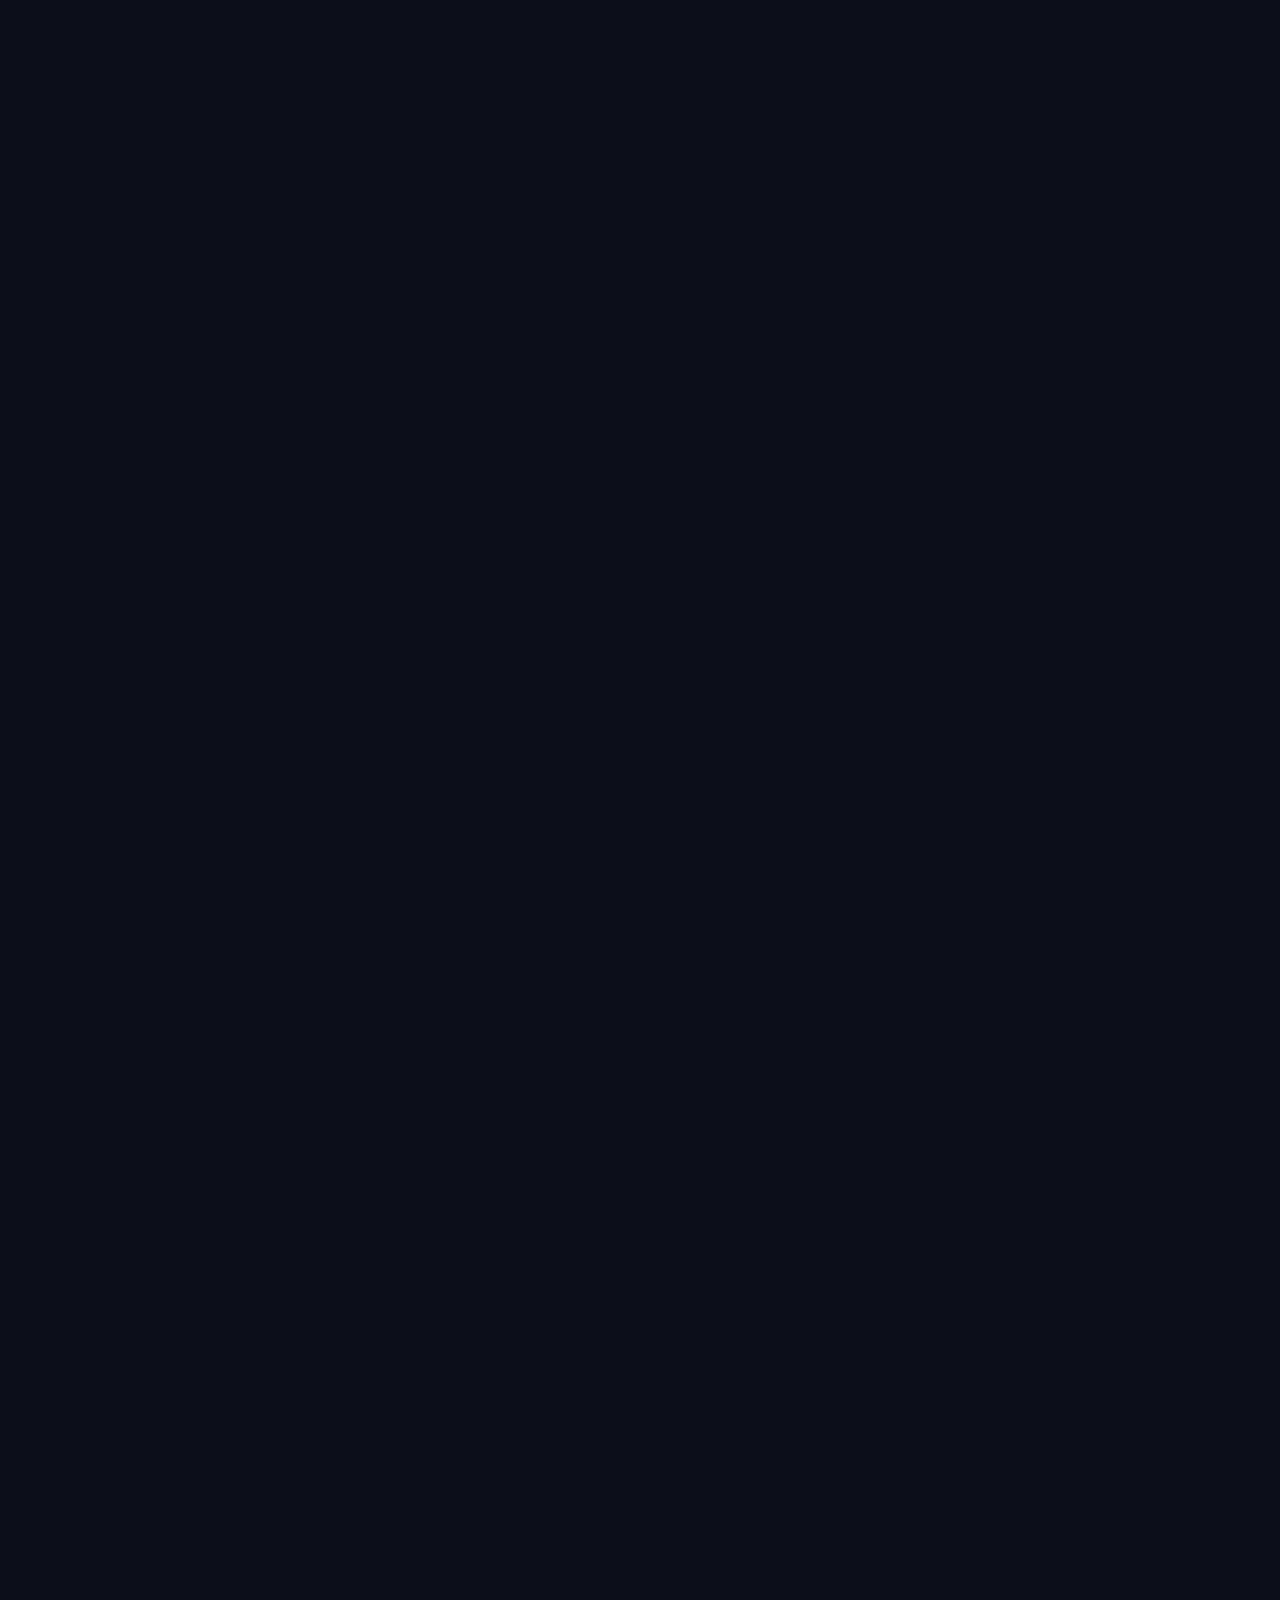
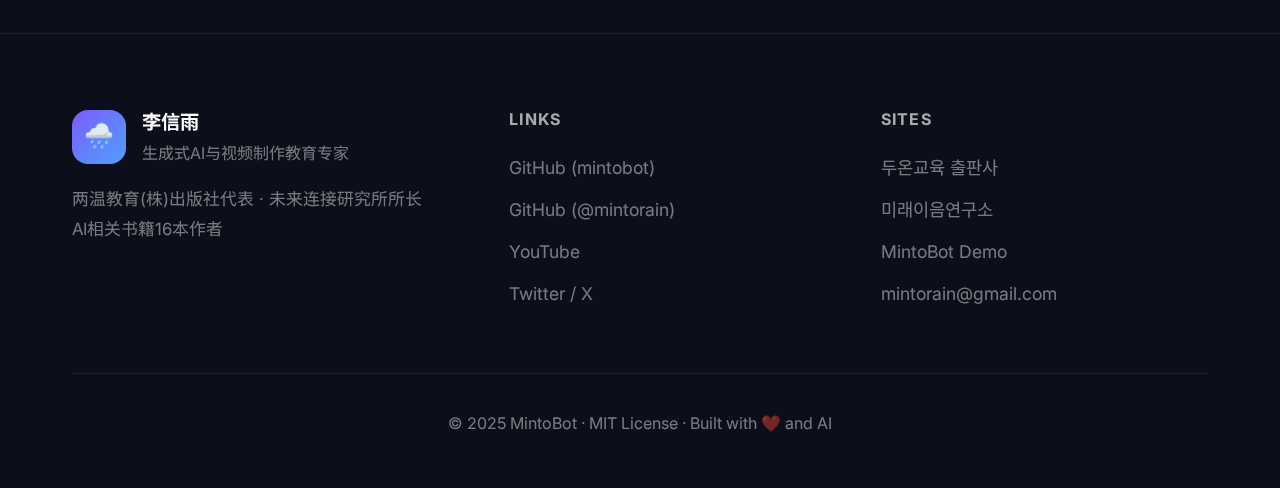
<file: docs/landing/zh.html>
<!DOCTYPE html>
<html lang="zh-CN" data-theme="dark">
<head>
<meta charset="UTF-8">
<meta name="viewport" content="width=device-width, initial-scale=1.0">
<title>MintoBot — AI出版聊天机器人</title>
<meta name="description" content="从小说/散文创作到出版，内置77个AI工具的开源出版聊天机器人">
<link rel="preconnect" href="https://fonts.googleapis.com">
<link href="https://fonts.googleapis.com/css2?family=Inter:wght@300;400;500;600;700;800;900&family=Noto+Sans+SC:wght@300;400;500;600;700;800;900&display=swap" rel="stylesheet">
<style>
*{margin:0;padding:0;box-sizing:border-box}

/* ===== THEME VARIABLES ===== */
:root{
  --accent-1:#7c5cfc;
  --accent-2:#50a0ff;
  --accent-3:#4ade80;
  --gradient:linear-gradient(135deg,#7c5cfc,#50a0ff);
  --blur:blur(24px);
  --blur-sm:blur(12px);
  --radius:20px;
  --radius-sm:14px;
}

/* Dark theme (default) */
[data-theme="dark"]{
  --bg:#0c0e1a;
  --bg-surface:rgba(255,255,255,.04);
  --bg-surface-strong:rgba(255,255,255,.07);
  --border:rgba(255,255,255,.08);
  --border-hover:rgba(255,255,255,.15);
  --text:#e4e7ef;
  --text-dim:rgba(255,255,255,.45);
  --text-mid:rgba(255,255,255,.65);
  --text-heading:#fff;
  --code-bg:rgba(255,255,255,.04);
  --code-comment:rgba(255,255,255,.25);
  --nav-bg:rgba(12,14,26,.85);
  --orb-1:rgba(124,92,252,.12);
  --orb-2:rgba(80,160,255,.08);
  --orb-3:rgba(192,132,252,.06);
  --tool-bg:rgba(255,255,255,.02);
  --tool-hover-bg:rgba(124,92,252,.04);
  --selection:rgba(124,92,252,.3);
  --shadow:rgba(0,0,0,.45);
  --noise-opacity:.015;
  --footer-name:#fff;
}

/* Light theme */
[data-theme="light"]{
  --bg:#f5f5f9;
  --bg-surface:rgba(255,255,255,.7);
  --bg-surface-strong:rgba(255,255,255,.85);
  --border:rgba(0,0,0,.08);
  --border-hover:rgba(0,0,0,.15);
  --text:#1a1a2e;
  --text-dim:rgba(0,0,0,.45);
  --text-mid:rgba(0,0,0,.6);
  --text-heading:#111;
  --code-bg:rgba(0,0,0,.03);
  --code-comment:rgba(0,0,0,.3);
  --nav-bg:rgba(245,245,249,.9);
  --orb-1:rgba(124,92,252,.08);
  --orb-2:rgba(80,160,255,.06);
  --orb-3:rgba(192,132,252,.05);
  --tool-bg:rgba(0,0,0,.02);
  --tool-hover-bg:rgba(124,92,252,.06);
  --selection:rgba(124,92,252,.15);
  --shadow:rgba(0,0,0,.08);
  --noise-opacity:.008;
  --footer-name:#111;
}

html{scroll-behavior:smooth}
body{font-family:'Inter','Noto Sans SC',-apple-system,BlinkMacSystemFont,'Segoe UI',sans-serif;background:var(--bg);color:var(--text);line-height:1.7;overflow-x:hidden;font-size:18px;transition:background .4s,color .4s}
a{color:var(--accent-2);text-decoration:none;transition:all .2s}
a:hover{color:var(--text-heading)}
::selection{background:var(--selection)}

.container{max-width:1200px;margin:0 auto;padding:0 32px}
section{padding:140px 0;position:relative}

/* ===== AMBIENT ===== */
.ambient{position:fixed;top:0;left:0;width:100%;height:100%;pointer-events:none;z-index:0;overflow:hidden;transition:opacity .4s}
.ambient-orb{position:absolute;border-radius:50%;filter:blur(120px);opacity:.5;animation:ambient-float 25s infinite ease-in-out}
.ambient-orb:nth-child(1){width:600px;height:600px;background:var(--orb-1);top:-15%;left:-10%;animation-duration:30s}
.ambient-orb:nth-child(2){width:500px;height:500px;background:var(--orb-2);bottom:-10%;right:-8%;animation-delay:-10s}
.ambient-orb:nth-child(3){width:400px;height:400px;background:var(--orb-3);top:50%;left:50%;animation-delay:-18s;animation-duration:35s}
@keyframes ambient-float{0%,100%{transform:translate(0,0) scale(1)}33%{transform:translate(40px,-50px) scale(1.05)}66%{transform:translate(-30px,40px) scale(.95)}}

body::before{content:'';position:fixed;top:0;left:0;width:100%;height:100%;opacity:var(--noise-opacity);z-index:0;pointer-events:none;
  background:url("data:image/svg+xml,%3Csvg viewBox='0 0 200 200' xmlns='http://www.w3.org/2000/svg'%3E%3Cfilter id='n'%3E%3CfeTurbulence type='fractalNoise' baseFrequency='0.85'/%3E%3C/filter%3E%3Crect width='100%25' height='100%25' filter='url(%23n)'/%3E%3C/svg%3E")}

/* ===== GLASS ===== */
.glass{background:var(--bg-surface);backdrop-filter:var(--blur);-webkit-backdrop-filter:var(--blur);border:1px solid var(--border);border-radius:var(--radius);transition:all .4s cubic-bezier(.4,0,.2,1)}
.glass:hover{border-color:var(--border-hover);box-shadow:0 8px 40px var(--shadow)}
.glass-strong{background:var(--bg-surface-strong);backdrop-filter:var(--blur);-webkit-backdrop-filter:var(--blur);border:1px solid var(--border);border-radius:var(--radius)}

/* ===== ANIMATIONS ===== */
.reveal{opacity:0;transform:translateY(30px);transition:opacity .7s cubic-bezier(.4,0,.2,1),transform .7s cubic-bezier(.4,0,.2,1)}
.reveal.visible{opacity:1;transform:translateY(0)}
.reveal-d1{transition-delay:.08s}.reveal-d2{transition-delay:.16s}.reveal-d3{transition-delay:.24s}

/* ===== SECTION HEADER ===== */
.section-header{text-align:center;margin-bottom:72px}
.section-label{display:inline-flex;align-items:center;gap:6px;font-size:1rem;font-weight:600;text-transform:uppercase;letter-spacing:.12em;color:var(--accent-1);margin-bottom:18px;padding:8px 20px;background:rgba(124,92,252,.08);border:1px solid rgba(124,92,252,.15);border-radius:100px}
.section-header h2{font-size:clamp(2.4rem,5vw,3.6rem);font-weight:800;letter-spacing:-.03em;margin-bottom:16px;color:var(--text-heading)}
.section-header h2 em{font-style:normal;background:var(--gradient);-webkit-background-clip:text;-webkit-text-fill-color:transparent;background-clip:text}
.section-header p{color:var(--text-dim);font-size:1.3rem;max-width:560px;margin:0 auto;font-weight:400}

/* ===== NAV ===== */
nav{position:fixed;top:0;left:0;width:100%;z-index:1000;padding:16px 0;transition:all .3s}
nav.scrolled{background:var(--nav-bg);backdrop-filter:var(--blur-sm);-webkit-backdrop-filter:var(--blur-sm);border-bottom:1px solid var(--border)}
.nav-inner{max-width:1200px;margin:0 auto;padding:0 32px;display:flex;align-items:center;justify-content:space-between}
.nav-logo{font-size:1.3rem;font-weight:800;color:var(--text-heading);display:flex;align-items:center;gap:8px}
.nav-logo span{font-size:1.4rem}
.nav-right{display:flex;align-items:center;gap:6px}
.nav-right a.nav-link{color:var(--text-mid);font-size:1.05rem;font-weight:500;padding:10px 18px;border-radius:12px;transition:all .2s}
.nav-right a.nav-link:hover{color:var(--text-heading);background:var(--bg-surface)}
.theme-toggle{background:var(--bg-surface);border:1px solid var(--border);color:var(--text-mid);width:42px;height:42px;border-radius:12px;cursor:pointer;font-size:1.2rem;display:flex;align-items:center;justify-content:center;transition:all .2s;margin-left:8px}
.theme-toggle:hover{border-color:var(--border-hover);color:var(--text-heading)}


/* ===== LANGUAGE SWITCHER ===== */
.lang-switcher{display:flex;gap:2px;padding:2px;background:var(--bg-surface);border:1px solid var(--border);border-radius:10px;margin-right:8px}
.lang-btn{padding:6px 12px;border:none;background:none;color:var(--text-dim);font-size:.85rem;font-weight:600;cursor:pointer;border-radius:8px;transition:all .2s;font-family:inherit;text-decoration:none;display:flex;align-items:center}
.lang-btn:hover{color:var(--text-heading);background:var(--bg-surface-strong)}
.lang-btn.active{background:var(--gradient);color:#fff}
.mobile-lang-switcher{display:flex;gap:4px;margin-top:12px}
.mobile-lang-switcher .lang-btn{padding:8px 16px;font-size:1rem}


/* Mobile hamburger */
.nav-hamburger{display:none;background:none;border:none;color:var(--text-mid);font-size:1.5rem;cursor:pointer;padding:8px}
.mobile-menu{display:none;position:fixed;top:0;left:0;width:100%;height:100%;background:var(--nav-bg);backdrop-filter:var(--blur);-webkit-backdrop-filter:var(--blur);z-index:999;flex-direction:column;align-items:center;justify-content:center;gap:16px}
.mobile-menu.open{display:flex}
.mobile-menu a.mobile-nav-link{font-size:1.4rem;font-weight:600;color:var(--text);padding:14px 32px;border-radius:14px;transition:all .2s}
.mobile-menu a.mobile-nav-link:hover{background:var(--bg-surface)}
.mobile-menu-close{position:absolute;top:20px;right:24px;background:none;border:none;color:var(--text-mid);font-size:1.6rem;cursor:pointer}

/* ===== HERO ===== */
.hero{min-height:100vh;display:flex;align-items:center;justify-content:center;text-align:center;position:relative;padding-top:80px}
.hero-inner{position:relative;z-index:1;max-width:800px}
.hero-badge{display:inline-flex;align-items:center;gap:8px;font-size:1rem;font-weight:500;color:var(--text-mid);padding:10px 22px;background:var(--bg-surface);backdrop-filter:var(--blur-sm);-webkit-backdrop-filter:var(--blur-sm);border:1px solid var(--border);border-radius:100px;margin-bottom:36px}
.hero-badge .dot{width:7px;height:7px;border-radius:50%;background:var(--accent-3);animation:pulse 2s infinite}
@keyframes pulse{0%,100%{opacity:1}50%{opacity:.3}}
.hero h1{font-size:clamp(3.5rem,10vw,7rem);font-weight:900;letter-spacing:-.04em;line-height:1.05;margin-bottom:28px}
.hero h1 em{font-style:normal;background:var(--gradient);-webkit-background-clip:text;-webkit-text-fill-color:transparent;background-clip:text}
.hero .subtitle{font-size:clamp(1.3rem,3vw,1.7rem);color:var(--text-mid);margin-bottom:48px;font-weight:400;line-height:1.8}
.hero .subtitle strong{color:var(--text);font-weight:600}

.hero-stats{display:flex;gap:2px;justify-content:center;margin-bottom:48px;border-radius:var(--radius-sm);overflow:hidden}
.hero-stat{padding:24px 44px;background:var(--bg-surface);backdrop-filter:var(--blur-sm);-webkit-backdrop-filter:var(--blur-sm);text-align:center;border:1px solid var(--border);border-right:none}
.hero-stat:first-child{border-radius:var(--radius-sm) 0 0 var(--radius-sm)}
.hero-stat:last-child{border-radius:0 var(--radius-sm) var(--radius-sm) 0;border-right:1px solid var(--border)}
.hero-stat .num{font-size:2.4rem;font-weight:800;background:var(--gradient);-webkit-background-clip:text;-webkit-text-fill-color:transparent;background-clip:text}
.hero-stat .label{font-size:1rem;color:var(--text-dim);margin-top:4px;font-weight:500;text-transform:uppercase;letter-spacing:.06em}

.cta-row{display:flex;gap:16px;justify-content:center;flex-wrap:wrap}
.btn{display:inline-flex;align-items:center;gap:10px;padding:18px 36px;border-radius:var(--radius-sm);font-weight:600;font-size:1.15rem;border:none;cursor:pointer;transition:all .3s;font-family:inherit}
.btn:hover{transform:translateY(-2px);text-decoration:none}
.btn-glow{background:var(--gradient);color:#fff;box-shadow:0 4px 24px rgba(124,92,252,.3)}
.btn-glow:hover{box-shadow:0 8px 40px rgba(124,92,252,.45);color:#fff}
.btn-ghost{background:var(--bg-surface);color:var(--text);border:1px solid var(--border);backdrop-filter:var(--blur-sm);-webkit-backdrop-filter:var(--blur-sm)}
.btn-ghost:hover{border-color:var(--border-hover);color:var(--text-heading);background:var(--bg-surface-strong)}

/* ===== FEATURES ===== */
.features-grid{display:grid;grid-template-columns:repeat(3,1fr);gap:18px}
.feature-card{padding:36px;position:relative;overflow:hidden}
.feature-card::before{content:'';position:absolute;top:0;left:0;right:0;height:2px;background:var(--gradient);opacity:0;transition:opacity .3s}
.feature-card:hover::before{opacity:.6}
.feature-icon{font-size:2.6rem;margin-bottom:16px;display:block}
.feature-card h3{font-size:1.35rem;font-weight:700;margin-bottom:10px;letter-spacing:-.01em;color:var(--text-heading)}
.feature-card p{color:var(--text-dim);font-size:1.15rem;line-height:1.75}

/* ===== STEPS ===== */
.steps-grid{display:grid;grid-template-columns:repeat(3,1fr);gap:18px}
.step-card{padding:40px 32px;text-align:center;position:relative}
.step-num{width:60px;height:60px;margin:0 auto 20px;border-radius:18px;background:var(--gradient);display:flex;align-items:center;justify-content:center;font-size:1.5rem;font-weight:800;color:#fff;box-shadow:0 4px 20px rgba(124,92,252,.25)}
.step-card h3{font-size:1.35rem;font-weight:700;margin-bottom:10px;color:var(--text-heading)}
.step-card p{color:var(--text-dim);font-size:1.15rem}
.step-card code{color:var(--accent-2);font-family:'SF Mono',Menlo,monospace;font-size:1.05rem;background:rgba(80,160,255,.08);padding:3px 10px;border-radius:6px}

/* ===== TOOLS ===== */
.tools-accordion{overflow:hidden}
.tools-toggle{width:100%;background:none;border:none;color:var(--text);font-size:1.4rem;font-weight:700;cursor:pointer;display:flex;align-items:center;justify-content:space-between;font-family:inherit;padding:28px 32px}
.tools-toggle:hover{color:var(--text-heading)}
.tools-toggle .arrow{transition:transform .3s;font-size:1.2rem;color:var(--text-dim)}
.tools-toggle.open .arrow{transform:rotate(180deg)}
.tools-content{max-height:0;overflow:hidden;transition:max-height .5s cubic-bezier(.4,0,.2,1)}
.tools-content.open{max-height:2000px}
.tools-grid{display:grid;grid-template-columns:repeat(auto-fill,minmax(200px,1fr));gap:12px;padding:0 32px 32px}
.tool-cat{background:var(--tool-bg);border-radius:14px;padding:18px;border:1px solid var(--border);transition:all .2s}
.tool-cat:hover{border-color:rgba(124,92,252,.2);background:var(--tool-hover-bg)}
.tool-cat h4{font-size:1.05rem;font-weight:700;margin-bottom:4px;color:var(--accent-2)}
.tool-cat p{font-size:1rem;color:var(--text-dim)}

/* ===== CODE ===== */
.code-card{padding:32px 36px;overflow-x:auto;font-family:'SF Mono',Menlo,'JetBrains Mono',monospace;font-size:1.05rem;line-height:2.1;color:var(--text-mid);white-space:pre-wrap;word-break:break-all}
.code-card .c{color:var(--code-comment)}
.code-card .cmd{color:var(--accent-2)}
.code-card .str{color:var(--accent-1)}
.install-links{margin-top:28px;display:flex;gap:32px;flex-wrap:wrap}
.install-links a{color:var(--text-mid);font-weight:500;font-size:1.1rem;display:flex;align-items:center;gap:6px}
.install-links a:hover{color:var(--text-heading)}

/* ===== MODES ===== */
.modes-grid{display:grid;grid-template-columns:repeat(2,1fr);gap:18px}
.mode-card{padding:36px}
.mode-card .mode-tag{display:inline-flex;align-items:center;gap:5px;font-size:.95rem;font-weight:600;text-transform:uppercase;letter-spacing:.08em;padding:6px 14px;border-radius:8px;margin-bottom:16px}
.mode-direct .mode-tag{background:rgba(74,222,128,.08);color:var(--accent-3);border:1px solid rgba(74,222,128,.15)}
.mode-gateway .mode-tag{background:rgba(124,92,252,.08);color:var(--accent-1);border:1px solid rgba(124,92,252,.15)}
.mode-card h3{font-weight:700;margin-bottom:10px;font-size:1.4rem;color:var(--text-heading)}
.mode-card p{color:var(--text-dim);font-size:1.15rem}

/* ===== WIDGET ===== */
.widget-preview{display:grid;grid-template-columns:1fr 1fr;gap:28px;align-items:center}
.widget-mockup{background:var(--bg-surface);border:1px solid var(--border);border-radius:var(--radius);padding:24px;height:380px;display:flex;flex-direction:column;overflow:hidden}
.mock-header{display:flex;align-items:center;gap:10px;padding-bottom:16px;border-bottom:1px solid var(--border);margin-bottom:16px}
.mock-avatar{width:34px;height:34px;border-radius:10px;background:var(--gradient);display:flex;align-items:center;justify-content:center;font-size:14px}
.mock-name{font-size:1rem;font-weight:600;color:var(--text-heading)}
.mock-dot{width:6px;height:6px;border-radius:50%;background:var(--accent-3);margin-left:auto}
.mock-msgs{flex:1;display:flex;flex-direction:column;gap:10px;justify-content:flex-end}
.mock-bubble{padding:10px 16px;border-radius:14px;font-size:1rem;max-width:78%;animation:mock-fade .5s ease both}
.mock-ai{background:var(--bg-surface-strong);color:var(--text-mid);align-self:flex-start;border-radius:4px 14px 14px 14px}
.mock-user{background:rgba(124,92,252,.25);color:var(--text);align-self:flex-end;border-radius:14px 4px 14px 14px}
.mock-bubble:nth-child(1){animation-delay:.2s}.mock-bubble:nth-child(2){animation-delay:.6s}
.mock-bubble:nth-child(3){animation-delay:1s}.mock-bubble:nth-child(4){animation-delay:1.4s}
@keyframes mock-fade{from{opacity:0;transform:translateY(6px)}to{opacity:1;transform:translateY(0)}}

/* ===== FOOTER ===== */
footer{border-top:1px solid var(--border);padding:72px 0 52px;position:relative;z-index:1}
.footer-grid{display:grid;grid-template-columns:1.2fr 1fr 1fr;gap:44px;margin-bottom:52px}
.footer-col h4{font-size:1rem;font-weight:700;text-transform:uppercase;letter-spacing:.08em;color:var(--text-mid);margin-bottom:20px}
.footer-col a{color:var(--text-dim);font-size:1.1rem;display:block;margin-bottom:12px;font-weight:400}
.footer-col a:hover{color:var(--text-heading)}
.footer-profile{display:flex;align-items:center;gap:16px;margin-bottom:16px}
.footer-avatar{width:54px;height:54px;border-radius:16px;background:var(--gradient);display:flex;align-items:center;justify-content:center;font-size:1.5rem;flex-shrink:0}
.footer-name{font-size:1.2rem;font-weight:700;color:var(--footer-name)}
.footer-role{font-size:1rem;color:var(--text-dim);margin-top:2px}
.footer-desc{color:var(--text-dim);font-size:1.05rem;line-height:1.8}
.footer-bottom{text-align:center;padding-top:36px;border-top:1px solid var(--border);color:var(--text-dim);font-size:1rem}
.footer-bottom a{color:var(--text-dim)}
.footer-bottom a:hover{color:var(--accent-2)}

/* ===== MOBILE RESPONSIVE ===== */
@media(max-width:768px){
  body{font-size:16px}
  section{padding:80px 0}
  .container{padding:0 20px}
  .nav-right a.nav-link{display:none}
  .lang-switcher{display:none}
  .nav-hamburger{display:block}
  .hero{padding-top:60px}
  .hero h1{font-size:clamp(2.8rem,12vw,4rem)}
  .hero .subtitle{font-size:1.15rem;margin-bottom:32px}
  .hero-stats{flex-direction:column;gap:0;border-radius:var(--radius-sm)}
  .hero-stat{padding:16px 24px;border-right:1px solid var(--border);border-bottom:none}
  .hero-stat:first-child{border-radius:var(--radius-sm) var(--radius-sm) 0 0}
  .hero-stat:last-child{border-radius:0 0 var(--radius-sm) var(--radius-sm)}
  .hero-stat .num{font-size:2rem}
  .cta-row{flex-direction:column;align-items:stretch}
  .cta-row .btn{justify-content:center}
  .features-grid{grid-template-columns:1fr}
  .steps-grid{grid-template-columns:1fr}
  .modes-grid{grid-template-columns:1fr}
  .widget-preview{grid-template-columns:1fr}
  .tools-grid{grid-template-columns:repeat(auto-fill,minmax(150px,1fr))}
  .footer-grid{grid-template-columns:1fr}
  .section-header{margin-bottom:48px}
  .section-header h2{font-size:clamp(1.8rem,6vw,2.4rem)}
  .section-header p{font-size:1.1rem}
}

@media(min-width:769px){
  .nav-hamburger{display:none}
}

@media(min-width:1400px){
  body{font-size:20px}
  .container{max-width:1320px}
}
</style>
</head>
<body>

<div class="ambient">
  <div class="ambient-orb"></div>
  <div class="ambient-orb"></div>
  <div class="ambient-orb"></div>
</div>

<!-- Mobile Menu -->
<div class="mobile-menu" id="mobileMenu">
  <button class="mobile-menu-close" onclick="document.getElementById('mobileMenu').classList.remove('open')">✕</button>
  <a href="#features" class="mobile-nav-link" onclick="document.getElementById('mobileMenu').classList.remove('open')">功能</a>
  <a href="#tools" class="mobile-nav-link" onclick="document.getElementById('mobileMenu').classList.remove('open')">工具</a>
  <a href="#install" class="mobile-nav-link" onclick="document.getElementById('mobileMenu').classList.remove('open')">安装</a>
  <a href="https://duon.myds.me:8443/demo" class="mobile-nav-link">演示</a>
  <a href="https://github.com/mintorain/mintobot" class="mobile-nav-link">GitHub</a>
  <div class="mobile-lang-switcher"><a href="index.html" class="lang-btn">KO</a><a href="en.html" class="lang-btn">EN</a><a href="zh.html" class="lang-btn active">ZH</a><a href="ja.html" class="lang-btn">JA</a></div>
</div>

<!-- Nav -->
<nav id="nav">
<div class="nav-inner">
  <a href="#" class="nav-logo"><span>🌧️</span> MintoBot</a>
  <div class="nav-right">
    <a href="#features" class="nav-link">功能</a>
    <a href="#tools" class="nav-link">工具</a>
    <a href="#install" class="nav-link">安装</a>
    <a href="https://duon.myds.me:8443/demo" class="nav-link">演示</a>
    <a href="https://github.com/mintorain/mintobot" class="nav-link">GitHub</a>
    <div class="lang-switcher"><a href="index.html" class="lang-btn">KO</a><a href="en.html" class="lang-btn">EN</a><a href="zh.html" class="lang-btn active">ZH</a><a href="ja.html" class="lang-btn">JA</a></div>
    <button class="theme-toggle" id="themeToggle" aria-label="切换主题">🌙</button>
    <button class="nav-hamburger" onclick="document.getElementById('mobileMenu').classList.add('open')" aria-label="菜单">☰</button>
  </div>
</div>
</nav>

<!-- Hero -->
<section class="hero">
<div class="hero-inner reveal">
  <div class="hero-badge"><span class="dot"></span> 开源 · MIT 许可证</div>
  <h1><em>MintoBot</em></h1>
  <p class="subtitle">
    从<strong>小说·散文创作</strong>到<strong>PDF出版</strong><br>
    77个AI工具将您的故事变成书籍
  </p>
  <div class="hero-stats">
    <div class="hero-stat"><div class="num">77</div><div class="label">AI工具</div></div>
    <div class="hero-stat"><div class="num">8</div><div class="label">版式</div></div>
    <div class="hero-stat"><div class="num">5分钟</div><div class="label">安装</div></div>
  </div>
  <div class="cta-row">
    <a href="https://github.com/mintorain/mintobot" class="btn btn-glow">在GitHub上开始 →</a>
    <a href="https://duon.myds.me:8443/demo" class="btn btn-ghost">💬 体验演示</a>
  </div>
</div>
</section>

<!-- Features -->
<section id="features">
<div class="container">
  <div class="section-header reveal">
    <div class="section-label">✦ 功能</div>
    <h2>AI处理出版的<em>每个环节</em></h2>
    <p>从写作到营销，一站式解决</p>
  </div>
  <div class="features-grid">
    <div class="feature-card glass reveal reveal-d1"><span class="feature-icon">✍️</span><h3>创作支持</h3><p>项目管理、角色设定、世界观构建。AI从5个维度提供反馈。</p></div>
    <div class="feature-card glass reveal reveal-d2"><span class="feature-icon">📝</span><h3>校对·润色</h3><p>20+条语法规则、文风一致性分析、重复表达检测，打磨您的稿件。</p></div>
    <div class="feature-card glass reveal reveal-d3"><span class="feature-icon">📦</span><h3>出版转换</h3><p>PDF·EPUB·DOCX·HTML转换，8种版式，自动生成封面。</p></div>
    <div class="feature-card glass reveal reveal-d1"><span class="feature-icon">💰</span><h3>商务</h3><p>版税计算、制作成本估算、出版日程、盈亏平衡分析。数据驱动决策。</p></div>
    <div class="feature-card glass reveal reveal-d2"><span class="feature-icon">📣</span><h3>营销</h3><p>自动生成书店介绍、腰封文案、社交媒体推广文。读者目标分析。</p></div>
    <div class="feature-card glass reveal reveal-d3"><span class="feature-icon">🔍</span><h3>分析·验证</h3><p>稿件统计、相似图书搜索、多语言翻译、EPUB验证，出版前全面检查。</p></div>
  </div>
</div>
</section>

<!-- Steps -->
<section>
<div class="container">
  <div class="section-header reveal">
    <div class="section-label">⚡ 快速开始</div>
    <h2>只需<em>3步</em>即可开始</h2>
  </div>
  <div class="steps-grid">
    <div class="step-card glass reveal reveal-d1"><div class="step-num">1</div><h3>安装</h3><p>从GitHub克隆<br>一行<code>pip install</code>搞定</p></div>
    <div class="step-card glass reveal reveal-d2"><div class="step-num">2</div><h3>运行</h3><p><code>python -m src.main</code><br>机器人启动</p></div>
    <div class="step-card glass reveal reveal-d3"><div class="step-num">3</div><h3>对话</h3><p>在Telegram上<br>说一句<strong>"写小说吧"</strong>即可开始</p></div>
  </div>
</div>
</section>

<!-- Tools -->
<section id="tools">
<div class="container">
  <div class="section-header reveal">
    <div class="section-label">🧰 工具</div>
    <h2><em>77个</em>AI工具</h2>
    <p>出版所需的一切都已内置</p>
  </div>
  <div class="tools-accordion glass-strong reveal">
    <button class="tools-toggle" onclick="this.classList.toggle('open');this.nextElementSibling.classList.toggle('open')">
      <span>按类别查看工具</span><span class="arrow">▾</span>
    </button>
    <div class="tools-content">
      <div class="tools-grid">
        <div class="tool-cat"><h4>🔧 基础 (4)</h4><p>日期、天气、日历、搜索</p></div>
        <div class="tool-cat"><h4>✍️ 创作 (14)</h4><p>项目、章节、大纲、概要</p></div>
        <div class="tool-cat"><h4>📖 小说 (7)</h4><p>角色、世界观、章节大纲</p></div>
        <div class="tool-cat"><h4>📤 导出 (4)</h4><p>稿件转换、预设、封面</p></div>
        <div class="tool-cat"><h4>✏️ 校对 (3)</h4><p>语法、文风、重复检测</p></div>
        <div class="tool-cat"><h4>📊 ISBN (3)</h4><p>条码、验证、版权页</p></div>
        <div class="tool-cat"><h4>🔄 版本 (4)</h4><p>历史、差异、回滚</p></div>
        <div class="tool-cat"><h4>📦 打包 (3)</h4><p>ZIP、概要、检查清单</p></div>
        <div class="tool-cat"><h4>🤖 AI反馈 (3)</h4><p>章节、角色、流程分析</p></div>
        <div class="tool-cat"><h4>🔎 RAG (4)</h4><p>索引、搜索、列表、删除</p></div>
        <div class="tool-cat"><h4>🧠 记忆 (4)</h4><p>事实、备忘、上下文</p></div>
        <div class="tool-cat"><h4>📈 分析 (4)</h4><p>统计、目录、参考文献、索引</p></div>
        <div class="tool-cat"><h4>💰 商务 (4)</h4><p>版税、制作、日程、BEP</p></div>
        <div class="tool-cat"><h4>📣 营销 (4)</h4><p>介绍、腰封、社交媒体、目标</p></div>
        <div class="tool-cat"><h4>🔍 市场调研 (2)</h4><p>相似图书、分类</p></div>
        <div class="tool-cat"><h4>🌐 翻译 (2)</h4><p>翻译、术语表</p></div>
        <div class="tool-cat"><h4>📱 EPUB (2)</h4><p>结构验证、元数据</p></div>
        <div class="tool-cat"><h4>🖥 网页 (3)</h4><p>预览、仪表板、统计</p></div>
      </div>
    </div>
  </div>
</div>
</section>

<!-- Install -->
<section id="install">
<div class="container">
  <div class="section-header reveal">
    <div class="section-label">📋 安装</div>
    <h2><em>5分钟</em>即可开始</h2>
    <p>复制 → 粘贴 → 运行</p>
  </div>
  <div class="reveal">
    <div class="code-card glass-strong"><span class="c"># 克隆仓库</span>
<span class="cmd">git clone</span> <span class="str">https://github.com/mintorain/mintobot.git</span>
<span class="cmd">cd</span> mintobot

<span class="c"># 安装依赖</span>
<span class="cmd">pip install</span> -r requirements.txt

<span class="c"># 配置环境</span>
<span class="cmd">cp</span> .env.example .env
<span class="c">#   API_MODE=direct</span>
<span class="c">#   ANTHROPIC_API_KEY=sk-ant-...</span>
<span class="c">#   TELEGRAM_BOT_TOKEN=123456:ABC...</span>

<span class="c"># 启动 🚀</span>
<span class="cmd">python</span> -m src.main</div>
    <div class="install-links">
      <a href="https://console.anthropic.com" target="_blank">🔑 Anthropic API密钥 →</a>
      <a href="https://t.me/BotFather" target="_blank">🤖 创建Telegram机器人 →</a>
      <a href="https://github.com/mintorain/mintobot" target="_blank">📖 完整文档 →</a>
    </div>
  </div>
</div>
</section>

<!-- Modes -->
<section>
<div class="container">
  <div class="section-header reveal">
    <div class="section-label">⚙️ 模式</div>
    <h2>运行<em>模式</em></h2>
    <p>根据您的环境选择合适的模式</p>
  </div>
  <div class="modes-grid">
    <div class="mode-card mode-direct glass reveal reveal-d1"><div class="mode-tag">⚡ 独立运行</div><h3>Direct模式</h3><p>直接调用Anthropic API。3行配置即可使用。为个人使用优化的独立运行模式。</p></div>
    <div class="mode-card mode-gateway glass reveal reveal-d2"><div class="mode-tag">🔗 高级</div><h3>Gateway模式</h3><p>通过OpenClaw Gateway。多智能体、会话管理等高级功能。</p></div>
  </div>
</div>
</section>

<!-- Widget -->
<section>
<div class="container">
  <div class="section-header reveal">
    <div class="section-label">💬 小组件</div>
    <h2>网页<em>小组件</em></h2>
    <p>一行代码为您的网站添加AI聊天</p>
  </div>
  <div class="widget-preview reveal">
    <div class="widget-mockup">
      <div class="mock-header">
        <div class="mock-avatar">🌧️</div>
        <span class="mock-name">MintoBot AI</span>
        <div class="mock-dot"></div>
      </div>
      <div class="mock-msgs">
        <div class="mock-bubble mock-ai">您好！我是MintoBot 🌧️</div>
        <div class="mock-bubble mock-user">我想咨询出版</div>
        <div class="mock-bubble mock-ai">好的！您在准备什么类型的稿件？</div>
        <div class="mock-bubble mock-user">我在写一篇散文</div>
      </div>
    </div>
    <div>
      <div class="code-card glass-strong"><span class="c">&lt;!-- 在HTML中添加一行 --&gt;</span>
&lt;<span class="cmd">script</span>
  <span class="str">src</span>=<span class="str">"https://HOST:8080/widget/chat.js"</span>
  <span class="str">data-api</span>=<span class="str">"https://HOST:8080"</span>
  <span class="cmd">async</span>&gt;&lt;/<span class="cmd">script</span>&gt;</div>
    </div>
  </div>
</div>
</section>

<!-- Footer -->
<footer>
<div class="container">
  <div class="footer-grid">
    <div class="footer-col">
      <div class="footer-profile">
        <div class="footer-avatar">🌧️</div>
        <div><div class="footer-name">李信雨</div><div class="footer-role">生成式AI与视频制作教育专家</div></div>
      </div>
      <p class="footer-desc">两温教育(株)出版社代表 · 未来连接研究所所长<br>AI相关书籍16本作者</p>
    </div>
    <div class="footer-col">
      <h4>Links</h4>
      <a href="https://github.com/mintorain/mintobot" target="_blank">GitHub (mintobot)</a>
      <a href="https://github.com/mintorain" target="_blank">GitHub (@mintorain)</a>
      <a href="https://youtube.com/@mintorain7" target="_blank">YouTube</a>
      <a href="https://x.com/mintorain7" target="_blank">Twitter / X</a>
    </div>
    <div class="footer-col">
      <h4>Sites</h4>
      <a href="https://duon.myds.me" target="_blank">두온교육 출판사</a>
      <a href="https://duon.myds.me/education" target="_blank">미래이음연구소</a>
      <a href="https://duon.myds.me:8443/demo" target="_blank">MintoBot Demo</a>
      <a href="mailto:mintorain@gmail.com">mintorain@gmail.com</a>
    </div>
  </div>
  <div class="footer-bottom">
    <p>© 2025 MintoBot · <a href="https://github.com/mintorain/mintobot/blob/main/LICENSE">MIT License</a> · Built with ❤️ and AI</p>
  </div>
</div>
</footer>

<script>
// Theme toggle
const toggle = document.getElementById('themeToggle');
const html = document.documentElement;
const saved = localStorage.getItem('mintobot-theme');
if (saved) { html.setAttribute('data-theme', saved); toggle.textContent = saved === 'light' ? '☀️' : '🌙'; }

toggle.addEventListener('click', () => {
  const current = html.getAttribute('data-theme');
  const next = current === 'dark' ? 'light' : 'dark';
  html.setAttribute('data-theme', next);
  toggle.textContent = next === 'light' ? '☀️' : '🌙';
  localStorage.setItem('mintobot-theme', next);
});

// Nav scroll
const nav = document.getElementById('nav');
window.addEventListener('scroll', () => { nav.classList.toggle('scrolled', scrollY > 40); });

// Reveal
const obs = new IntersectionObserver((entries) => {
  entries.forEach(e => { if (e.isIntersecting) { e.target.classList.add('visible'); obs.unobserve(e.target); } });
}, { threshold: 0.08, rootMargin: '0px 0px -40px 0px' });
document.querySelectorAll('.reveal').forEach(el => obs.observe(el));

// Counter
function animateCounters() {
  document.querySelectorAll('.hero-stat .num').forEach(el => {
    const text = el.textContent, num = parseInt(text);
    if (isNaN(num)) return;
    const suffix = text.replace(String(num), '');
    let cur = 0; const step = Math.ceil(num / 30);
    const t = setInterval(() => { cur = Math.min(cur + step, num); el.textContent = cur + suffix; if (cur >= num) clearInterval(t); }, 30);
  });
}
const heroObs = new IntersectionObserver((entries) => {
  entries.forEach(e => { if (e.isIntersecting) { animateCounters(); heroObs.unobserve(e.target); } });
});
heroObs.observe(document.querySelector('.hero'));

// Parallax orbs
document.addEventListener('mousemove', (e) => {
  const x = (e.clientX / innerWidth - .5) * 15, y = (e.clientY / innerHeight - .5) * 15;
  document.querySelectorAll('.ambient-orb').forEach((o, i) => {
    const s = (i + 1) * .6;
    o.style.transform = `translate(${x*s}px,${y*s}px)`;
  });
});
</script>
</body>
</html>
</file>
